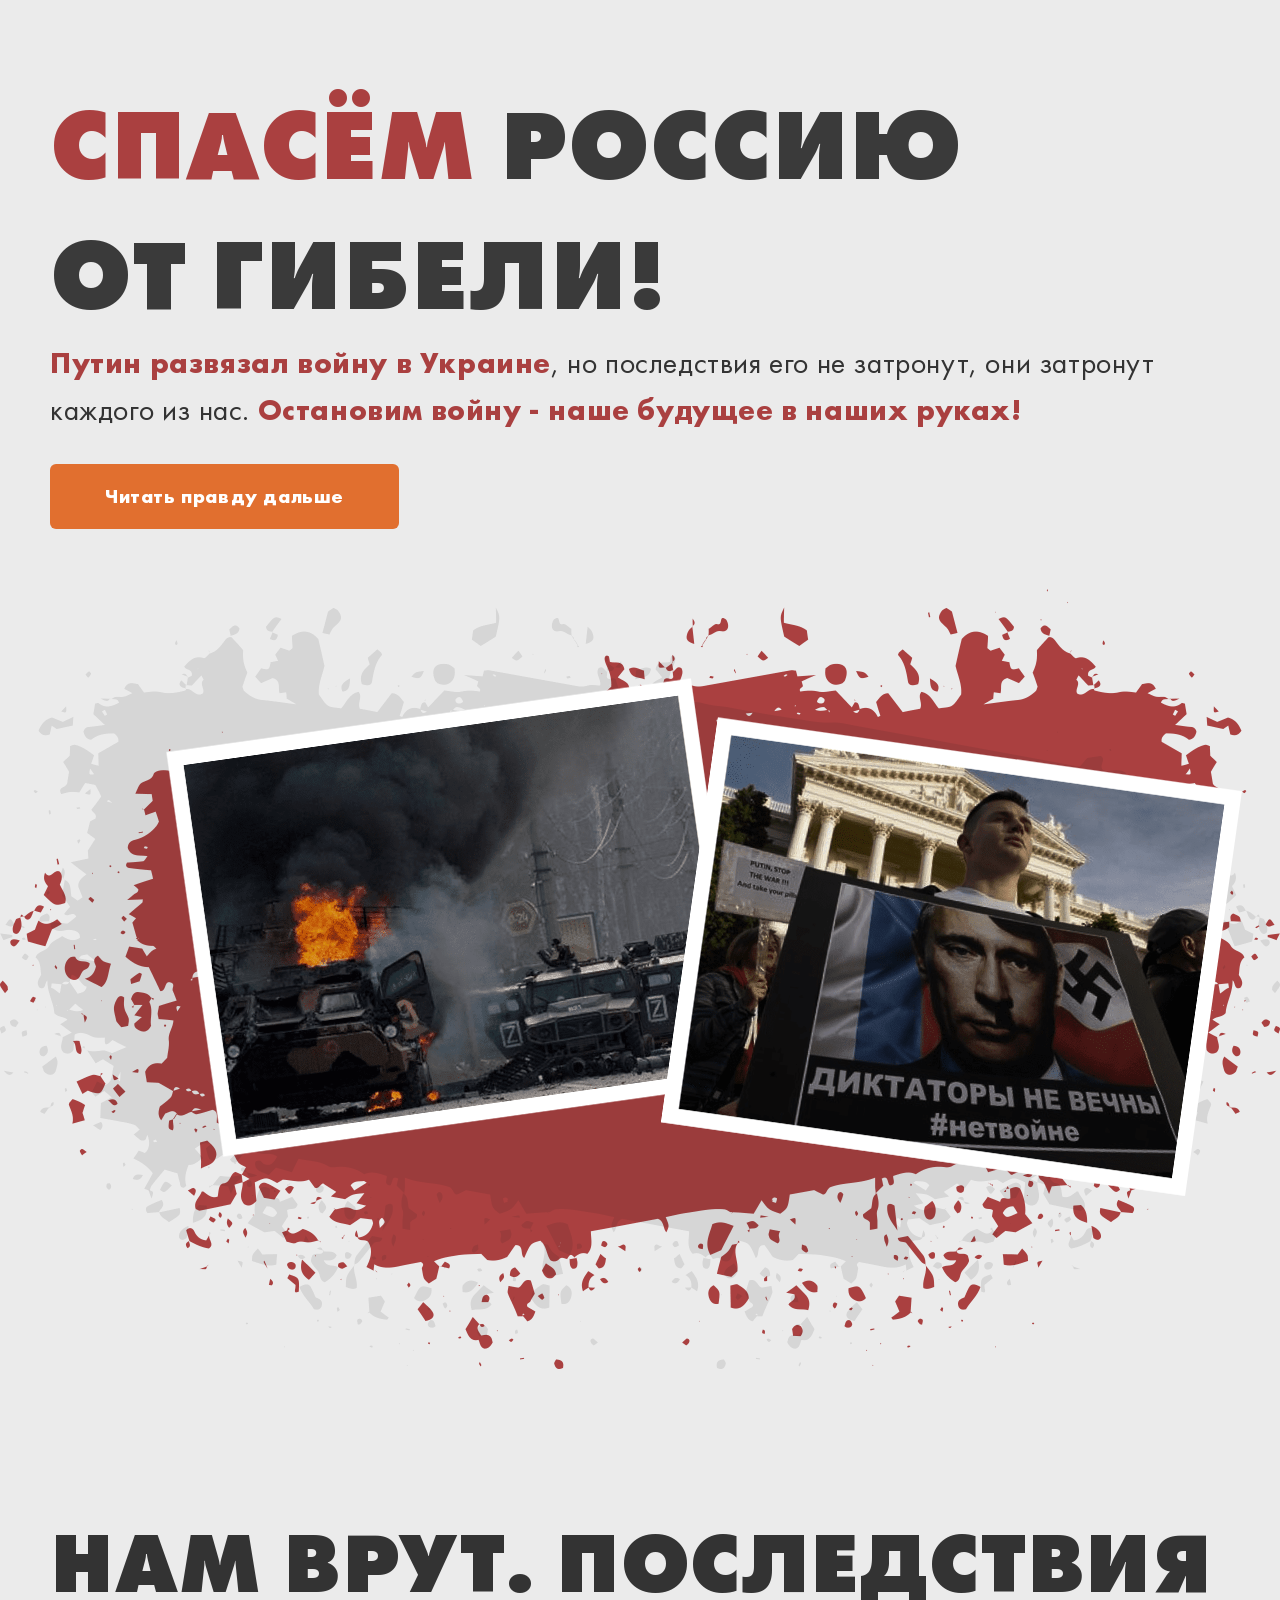
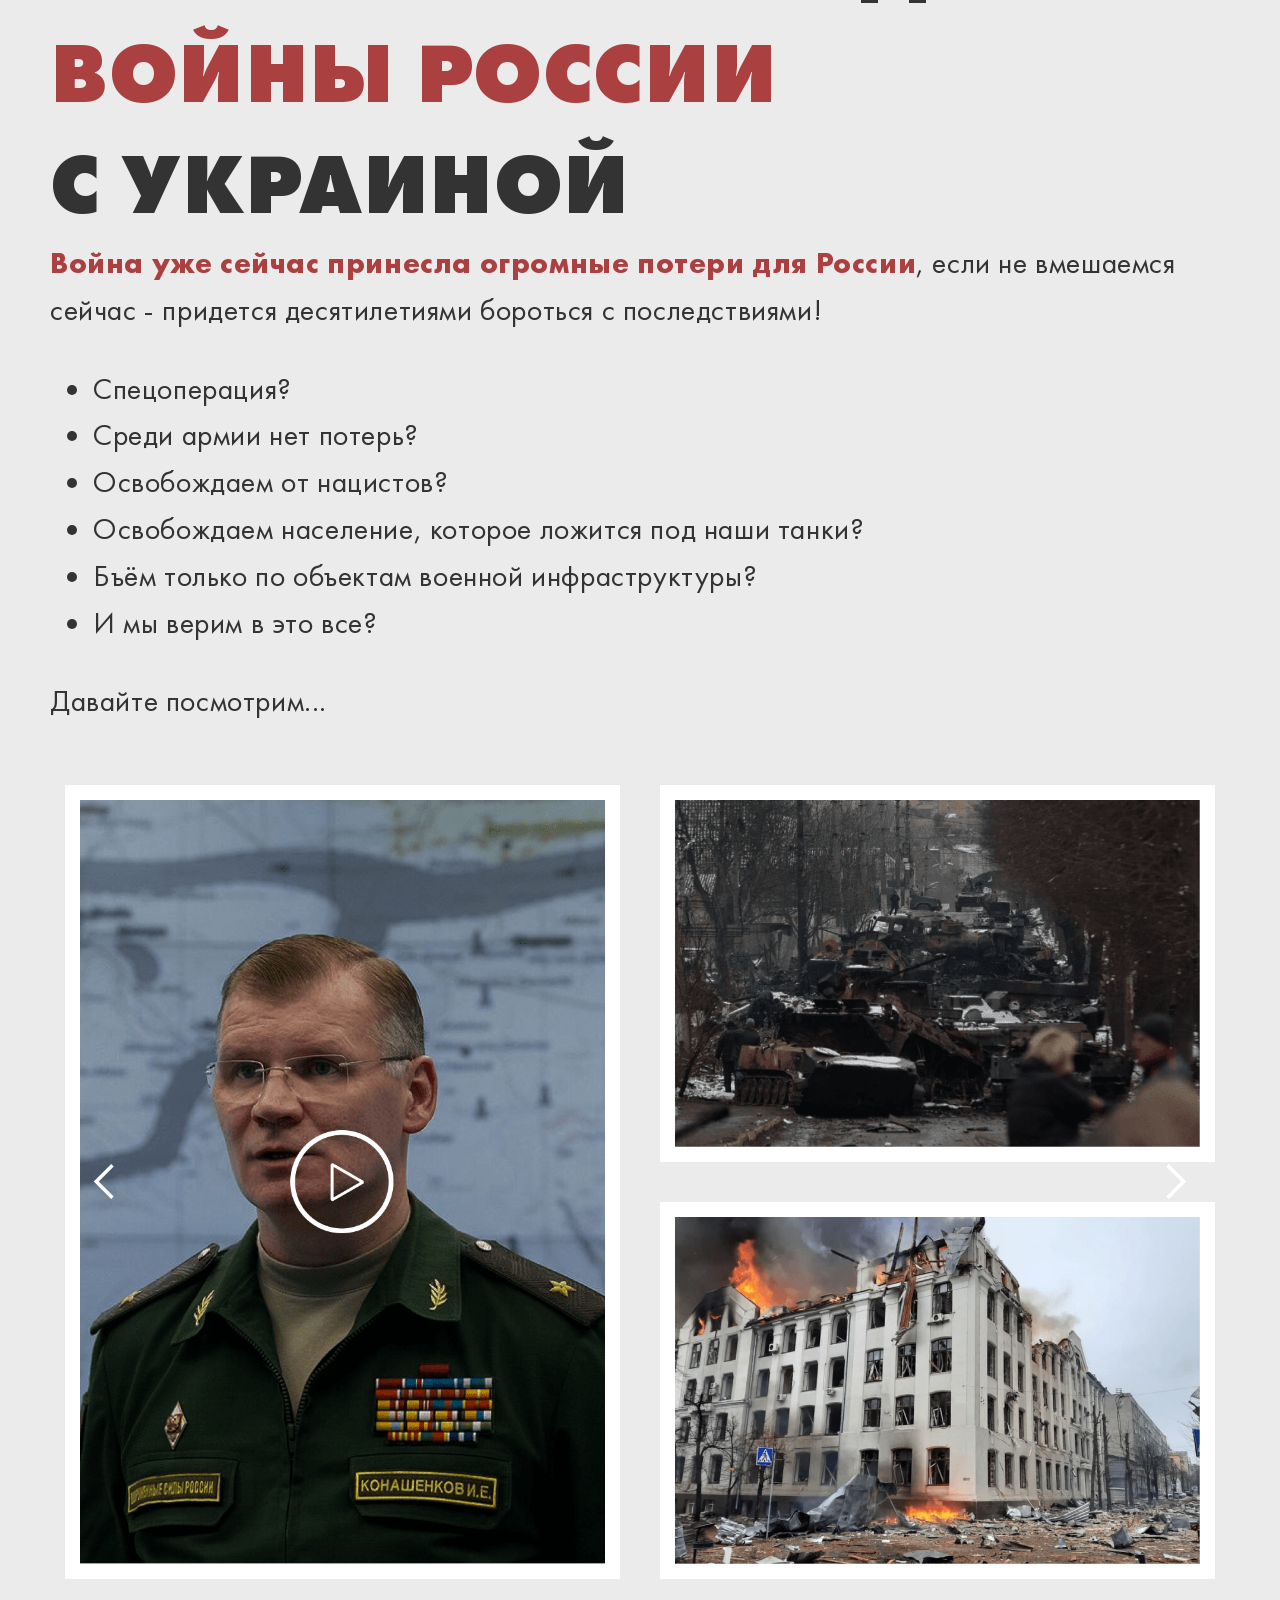
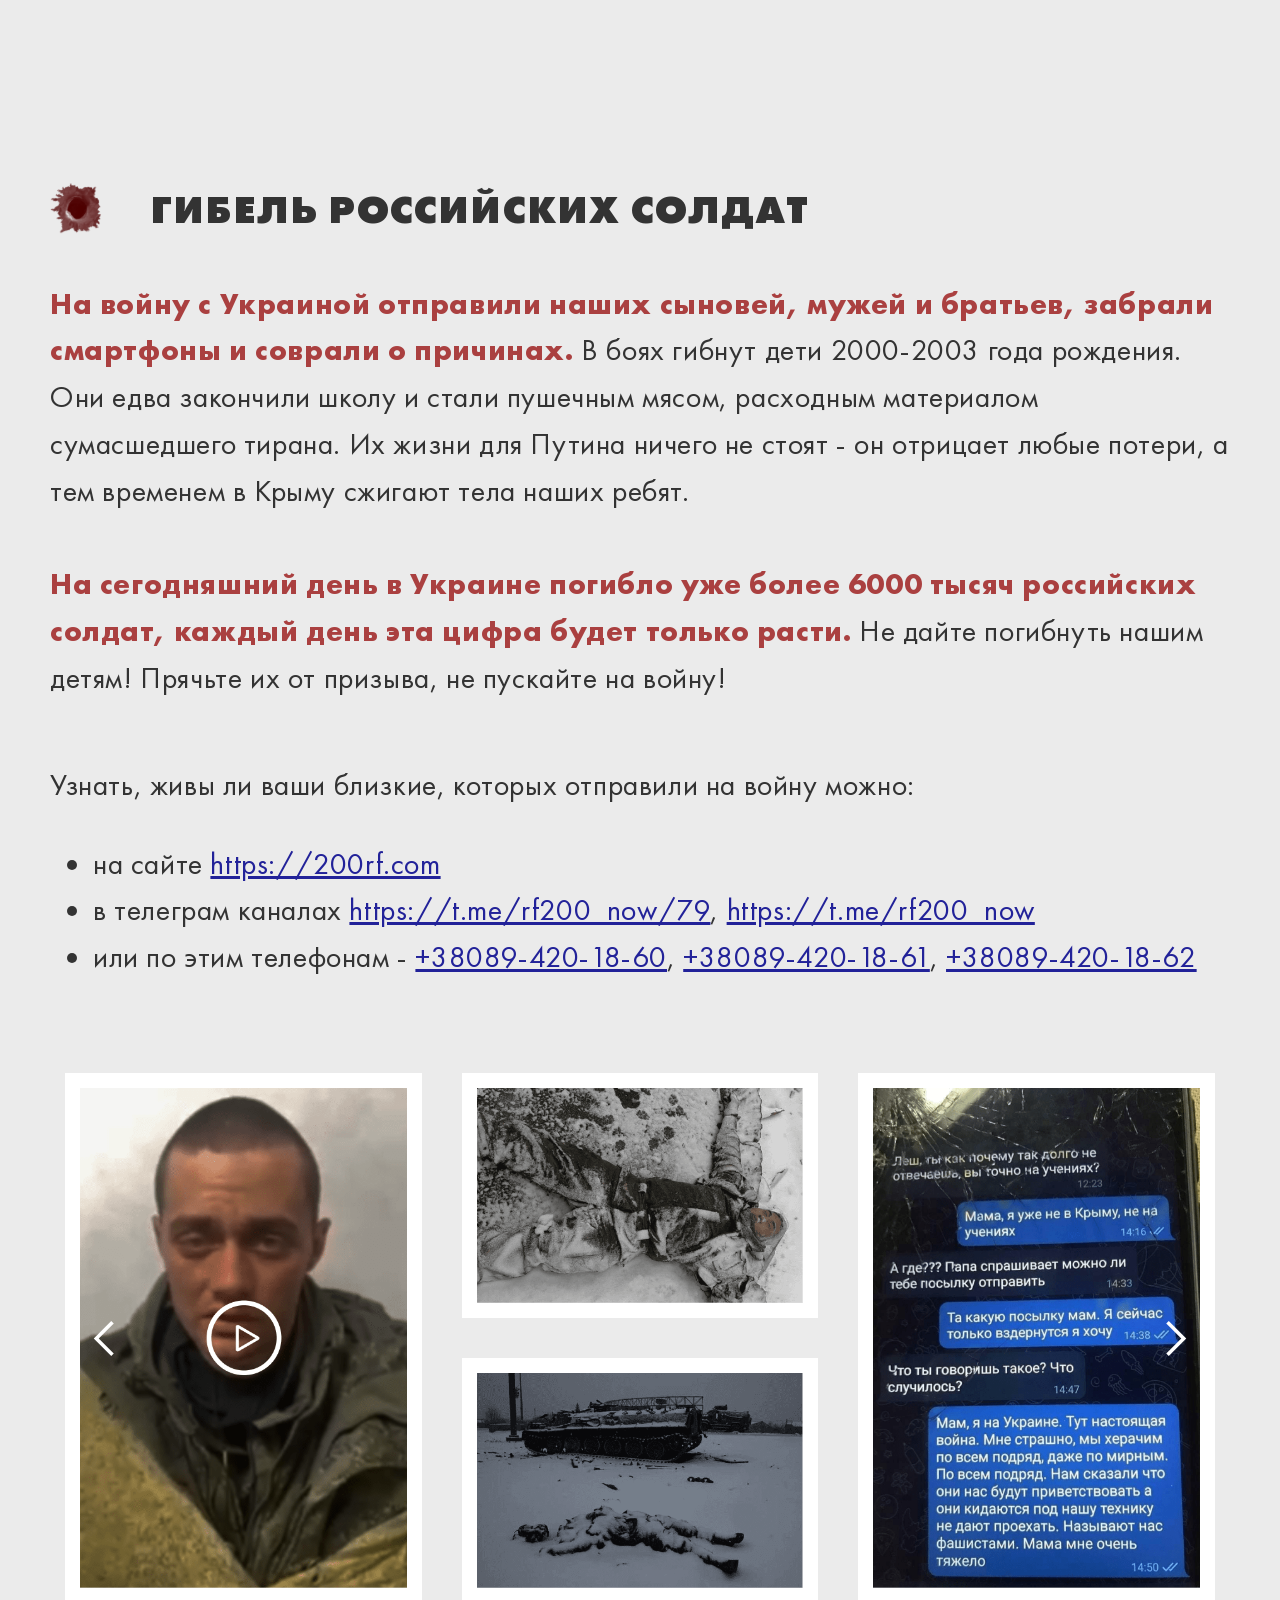
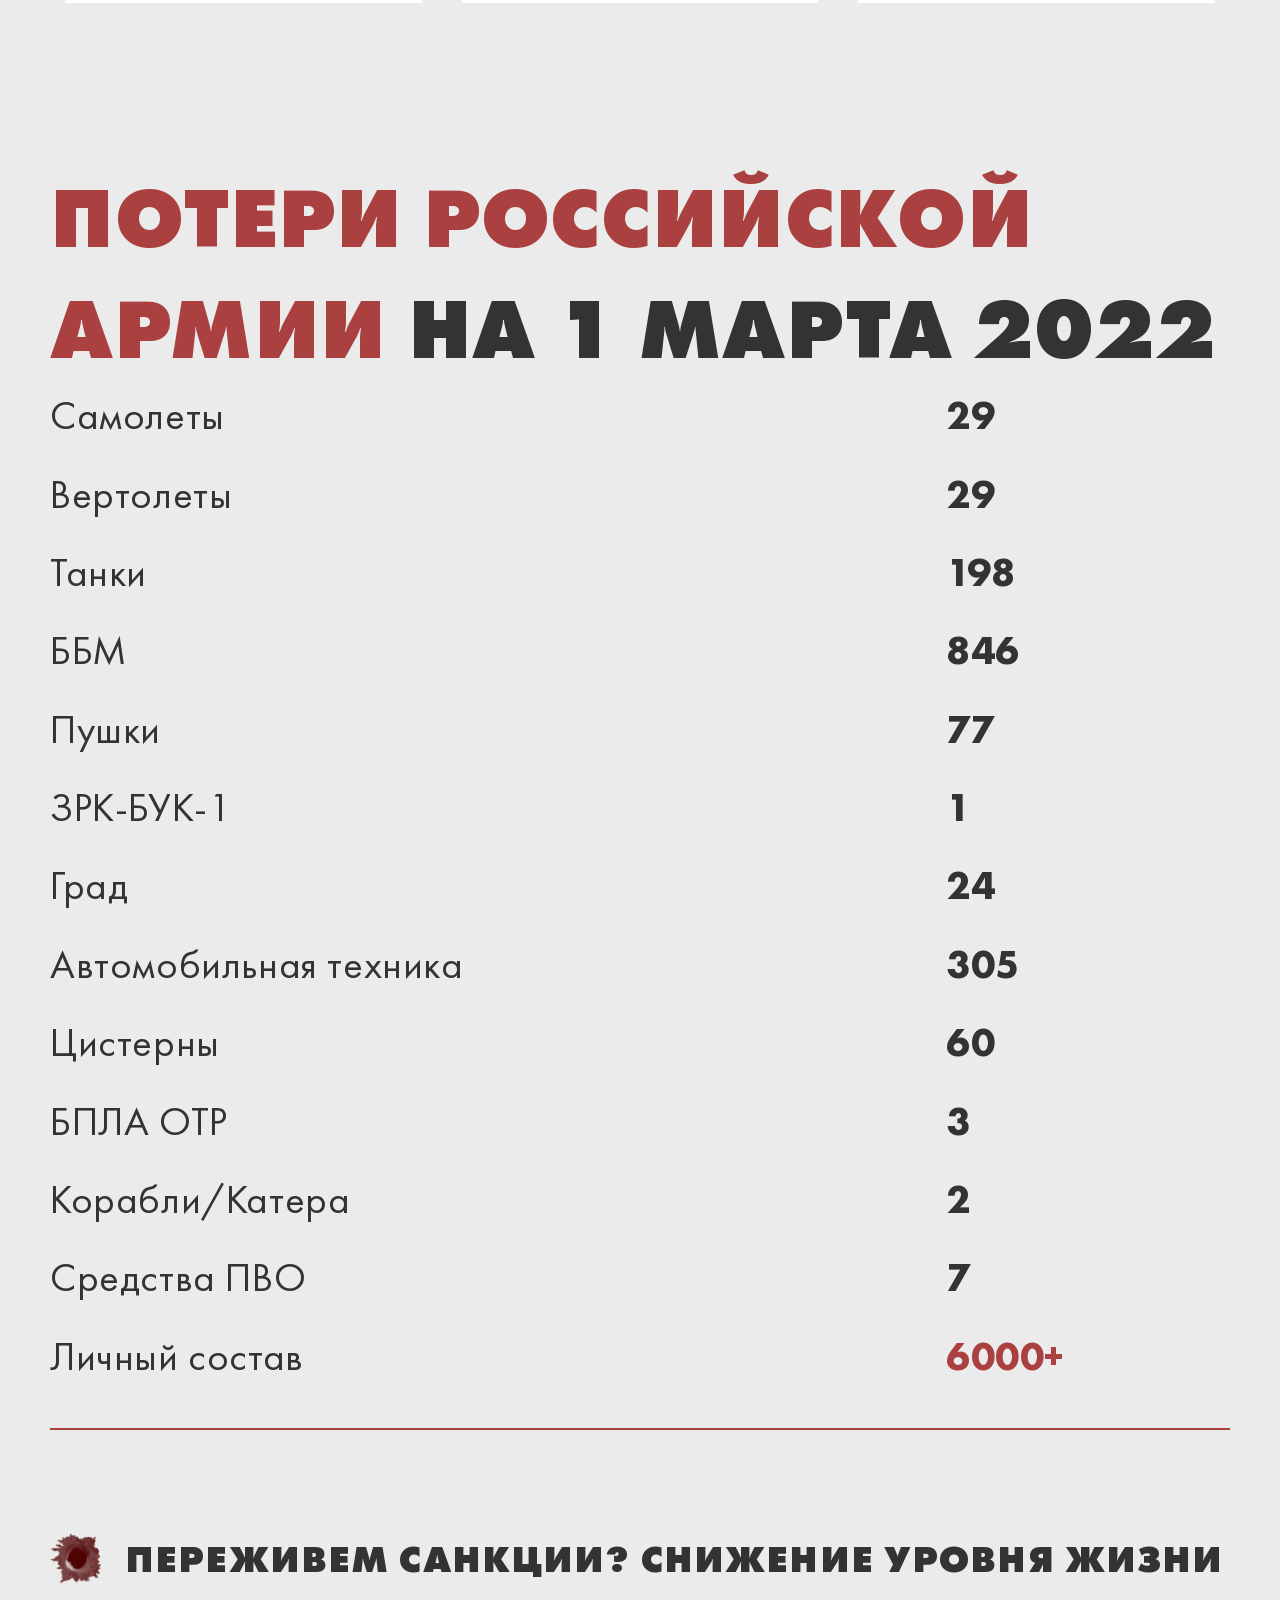
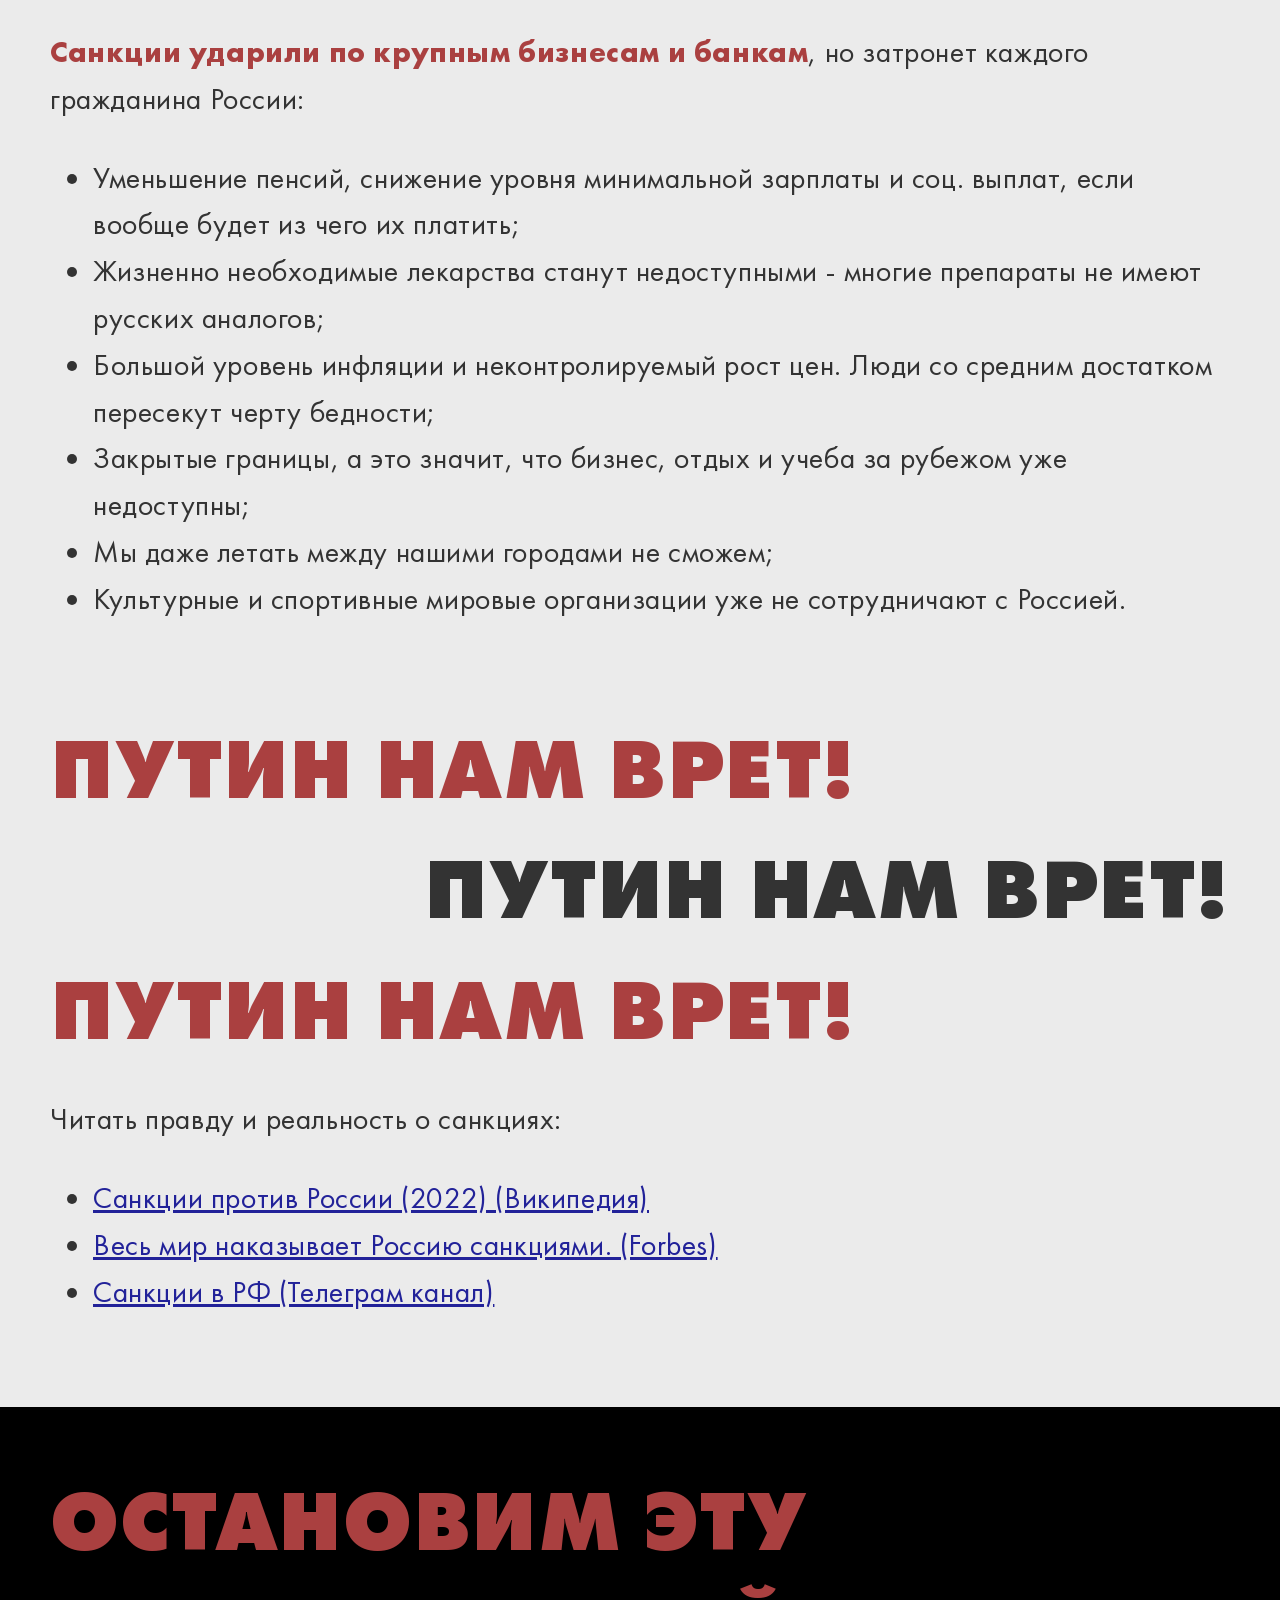
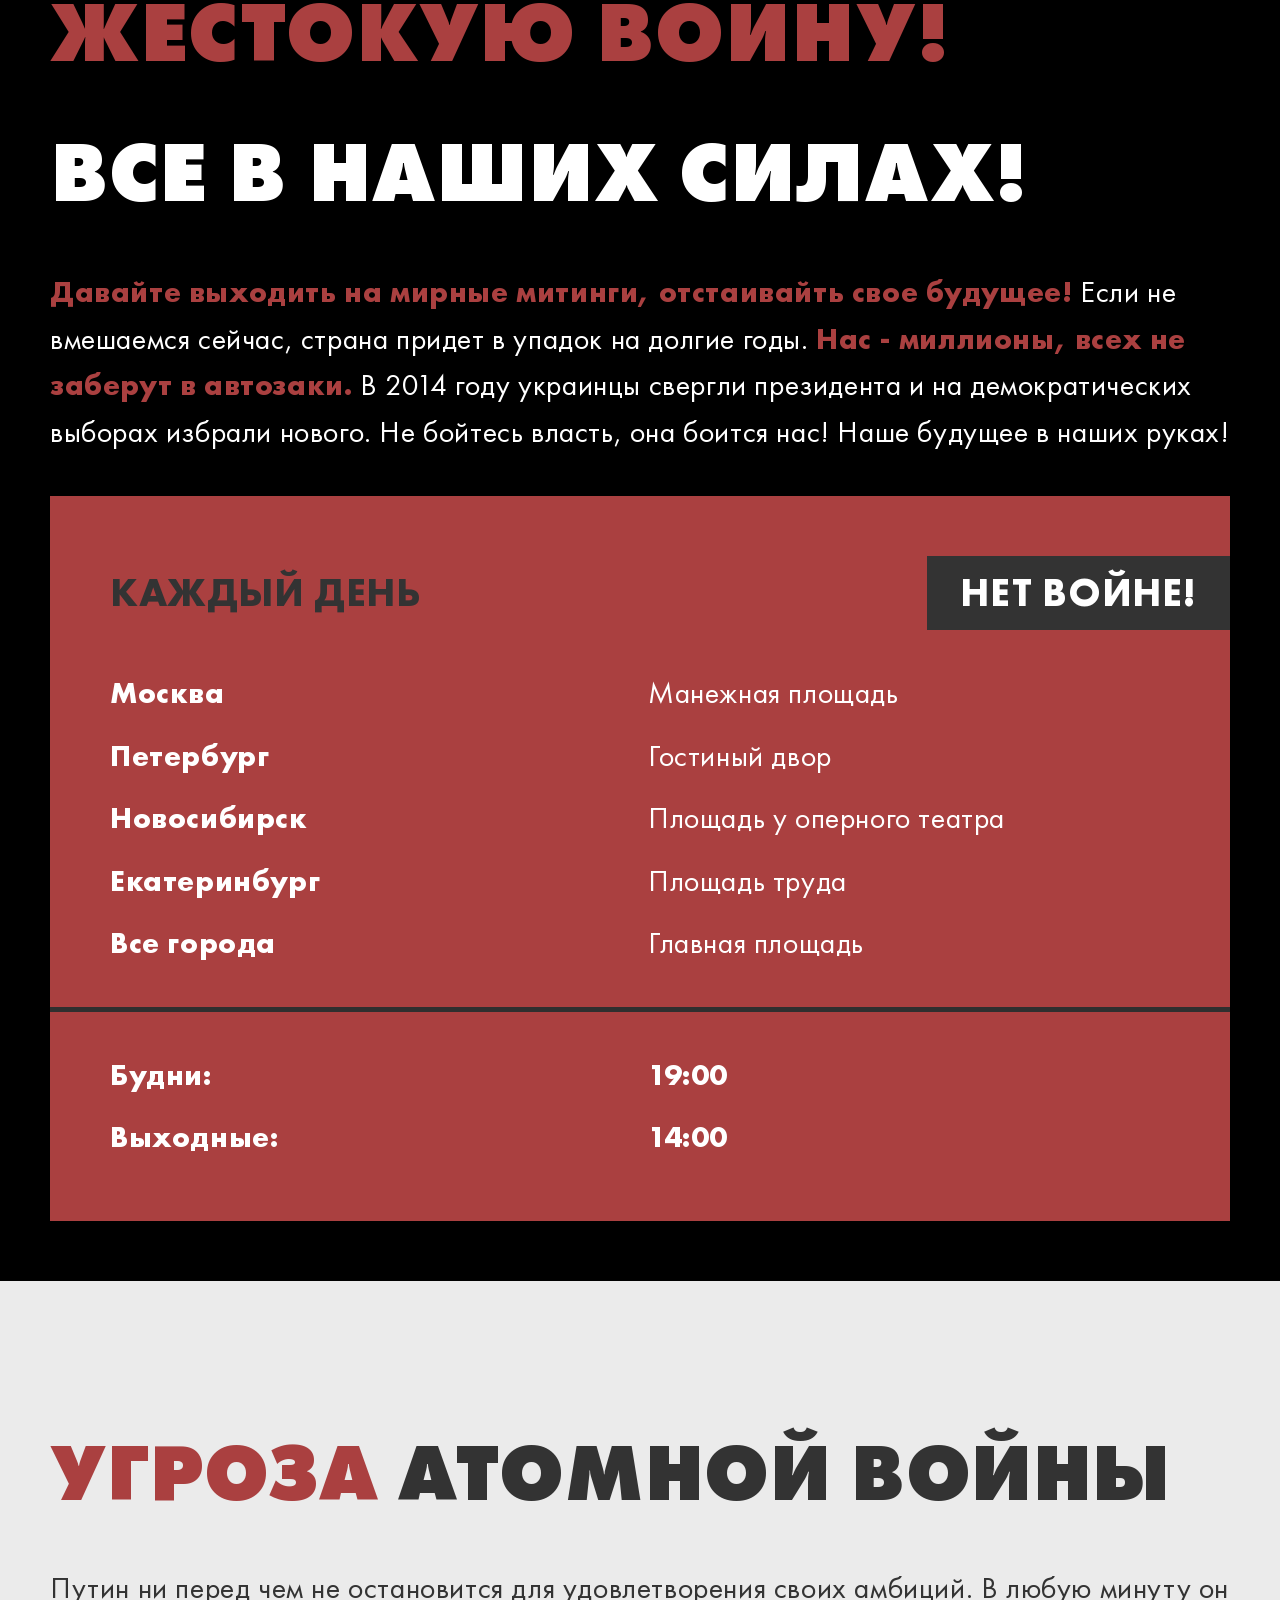
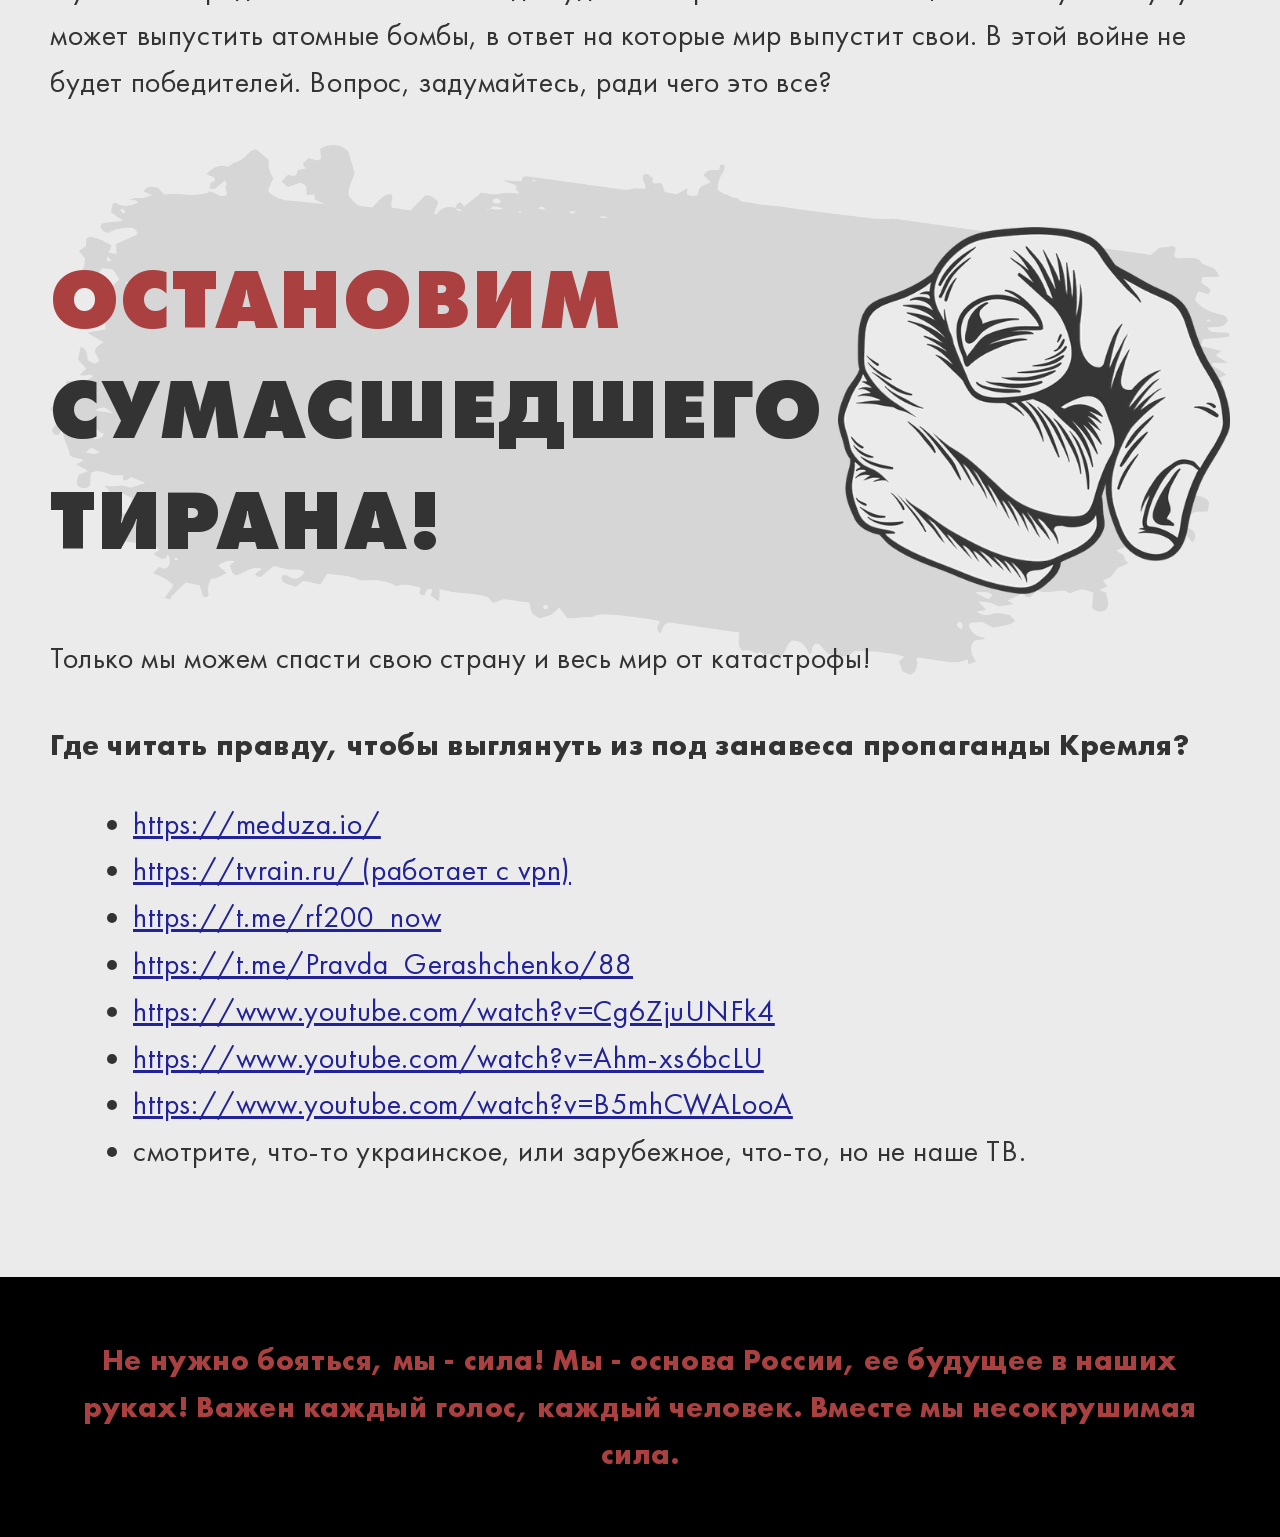
<file: ru/index.html>
<!DOCTYPE html><!--  This site was created in Webflow. http://www.webflow.com  -->
<!--  Last Published: Thu Mar 03 2022 12:31:22 GMT+0000 (Coordinated Universal Time)  -->
<html data-wf-page="621f9b807c4278a5fb81eaf9" data-wf-site="621f9b807c4278328a81eafa">
<head>
  <meta charset="utf-8">
  <title>Спасём Россию от гибели!</title>
  <meta content="width=device-width, initial-scale=1" name="viewport">
  <meta content="Webflow" name="generator">
  <link href="css/normalize.css" rel="stylesheet" type="text/css">
  <link href="css/webflow.css" rel="stylesheet" type="text/css">
  <link href="css/howtostoprussia-ru.webflow.css" rel="stylesheet" type="text/css">
  <!-- [if lt IE 9]><script src="https://cdnjs.cloudflare.com/ajax/libs/html5shiv/3.7.3/html5shiv.min.js" type="text/javascript"></script><![endif] -->
  <script type="text/javascript">!function(o,c){var n=c.documentElement,t=" w-mod-";n.className+=t+"js",("ontouchstart"in o||o.DocumentTouch&&c instanceof DocumentTouch)&&(n.className+=t+"touch")}(window,document);</script>
  <link href="images/favicon.png" rel="shortcut icon" type="image/x-icon">
  <link href="images/webclip.png" rel="apple-touch-icon">
  <meta name="facebook-domain-verification" content="km3q55funo2dw32epkrj2sj1w4gs7p">
  <!--  Meta Pixel Code  -->
  <script>
  !function(f,b,e,v,n,t,s)
  {if(f.fbq)return;n=f.fbq=function(){n.callMethod?
  n.callMethod.apply(n,arguments):n.queue.push(arguments)};
  if(!f._fbq)f._fbq=n;n.push=n;n.loaded=!0;n.version='2.0';
  n.queue=[];t=b.createElement(e);t.async=!0;
  t.src=v;s=b.getElementsByTagName(e)[0];
  s.parentNode.insertBefore(t,s)}(window, document,'script',
  'https://connect.facebook.net/en_US/fbevents.js');
  fbq('init', '714795883263866');
  fbq('track', 'PageView');
</script>
  <noscript><img height="1" width="1" style="display:none" src="https://www.facebook.com/tr?id=714795883263866&ev=PageView&noscript=1"></noscript>
  <!--  End Meta Pixel Code  -->
  <style>
    .w-dropdown-toggle {
    white-space:normal !important;}
    </style>
</head>
<body>
  <div class="site">
    <div f_group="Главный экран блок" class="section hero wf-section">
      <a href="#top" class="up-button w-inline-block"></a>
      <div class="wrapper hero">
        <h1 f_area="Главный заголовок Н1" class="hero-heading"><span class="span-bordov">Спасём </span>Россию от гибели!</h1>
        <div class="subtittle"><span class="span-bordov">Путин развязал войну в Украине</span>, но последствия его не затронут, они затронут каждого из нас. <span class="span-bordov">Остановим войну - наше будущее в наших руках!</span></div>
        <div class="block-30h"></div>
        <a href="https://bank.gov.ua/en/news/all/natsionalniy-bank-vidkriv-spetsrahunok-dlya-zboru-koshtiv-na-potrebi-armiyi" target="_blank" class="orange-btn w-inline-block">
          <div>Читать правду дальше</div>
        </a>
        <div class="block-60h"></div>
      </div>
      <div class="hero-contents"><img src="images/hero-bg.png" loading="lazy" sizes="100vw" srcset="images/hero-bg-p-500.png 500w, images/hero-bg-p-800.png 800w, images/hero-bg.png 2560w" alt="" class="hero-bg-img">
        <div class="hero-img-1"><img src="images/image-4.png" loading="lazy" sizes="(max-width: 767px) 100vw, (max-width: 991px) 71vw, 581.8133544921875px" srcset="images/image-4-p-500.png 500w, images/image-4.png 782w" alt="" class="hero-img"></div>
        <div class="hero-img-2"><img src="images/image-5.png" loading="lazy" sizes="(max-width: 767px) 100vw, (max-width: 991px) 71vw, 59vw" srcset="images/image-5-p-500.png 500w, images/image-5.png 752w" alt="" class="hero-img"></div>
      </div>
    </div>
    <div class="section wf-section">
      <div class="wrapper">
        <h2 f_area="Главный заголовок Н1" class="heading-2">Нам врут. Последствия <span class="span-bordov">войны России </span><br>с Украиной<br></h2>
        <div class="subtittle"><span class="span-bordov">Война уже сейчас принесла огромные потери для России</span>, если не вмешаемся сейчас - придется десятилетиями бороться с последствиями!</div>
        <ul role="list" class="list">
          <li>Спецоперация?</li>
          <li>Среди армии нет потерь?</li>
          <li>Освобождаем от нацистов?</li>
          <li>Освобождаем население, которое ложится под наши танки?</li>
          <li>Бъём только по объектам военной инфраструктуры?</li>
          <li>И мы верим в это все?</li>
        </ul>
        <div class="main-text">Давайте посмотрим...</div>
        <div class="block-60h"></div>
        <div class="wrapper">
          <div data-delay="4000" data-animation="slide" class="slider w-slider" data-autoplay="false" data-easing="ease" data-hide-arrows="false" data-disable-swipe="false" data-autoplay-limit="0" data-nav-spacing="3" data-duration="500" data-infinite="true">
            <div class="mask-sl w-slider-mask">
              <div class="slide-item w-slide">
                <div class="gal-grid">
                  <div id="w-node-_063bfaad-8584-df7f-e667-fa2eab816ccb-fb81eaf9" class="link-video-div">
                    <a href="#" class="img-border _100ph w-inline-block w-lightbox"><img src="images/Group-13.png" loading="lazy" width="562" height="" alt="" class="image">
                      <script type="application/json" class="w-json">{
  "items": [
    {
      "url": "https://www.youtube.com/watch?v=Ztd5p3GHr_Y",
      "originalUrl": "https://www.youtube.com/watch?v=Ztd5p3GHr_Y",
      "width": 940,
      "height": 528,
      "thumbnailUrl": "https://i.ytimg.com/vi/Ztd5p3GHr_Y/hqdefault.jpg",
      "html": "<iframe class=\"embedly-embed\" src=\"//cdn.embedly.com/widgets/media.html?src=https%3A%2F%2Fwww.youtube.com%2Fembed%2FZtd5p3GHr_Y%3Ffeature%3Doembed&display_name=YouTube&url=https%3A%2F%2Fwww.youtube.com%2Fwatch%3Fv%3DZtd5p3GHr_Y&image=https%3A%2F%2Fi.ytimg.com%2Fvi%2FZtd5p3GHr_Y%2Fhqdefault.jpg&key=96f1f04c5f4143bcb0f2e68c87d65feb&type=text%2Fhtml&schema=youtube\" width=\"940\" height=\"528\" scrolling=\"no\" title=\"YouTube embed\" frameborder=\"0\" allow=\"autoplay; fullscreen\" allowfullscreen=\"true\"></iframe>",
      "type": "video"
    }
  ],
  "group": ""
}</script>
                    </a>
                  </div><img src="images/image-9.png" loading="lazy" id="w-node-_0ee5d1b9-eae1-b342-4d03-8fdc52315d73-fb81eaf9" sizes="(max-width: 479px) 87vw, (max-width: 767px) 92vw, 45vw" srcset="images/image-9-p-500.png 500w, images/image-9.png 884w" alt="" class="img-border _100ph"><img src="images/image-10.png" loading="lazy" id="w-node-_0ee5d1b9-eae1-b342-4d03-8fdc52315d74-fb81eaf9" alt="" class="img-border _100ph">
                </div>
              </div>
              <div class="slide-item w-slide">
                <div class="gal-grid"><img src="images/image-9-1.png" loading="lazy" id="w-node-_21d76b88-ae98-f96d-b571-b4cf0656cafa-fb81eaf9" sizes="(max-width: 479px) 87vw, (max-width: 767px) 92vw, 45vw" srcset="images/image-9-1-p-500.png 500w, images/image-9-1.png 884w" alt="" class="img-border"><img src="images/image-10-1.png" loading="lazy" id="w-node-_21d76b88-ae98-f96d-b571-b4cf0656cafb-fb81eaf9" sizes="(max-width: 479px) 87vw, (max-width: 767px) 92vw, 45vw" srcset="images/image-10-1-p-500.png 500w, images/image-10-1.png 884w" alt="" class="img-border">
                  <div id="w-node-_3f20700f-6e0b-4296-0640-a4d6f1efc063-fb81eaf9" class="link-video-div">
                    <a href="#" class="img-border _100ph w-inline-block w-lightbox"><img src="images/Group-15.png" loading="lazy" width="562" height="" srcset="images/Group-15-p-500.png 500w, images/Group-15.png 884w" sizes="(max-width: 479px) 87vw, (max-width: 767px) 90vw, (max-width: 991px) 44vw, 42vw" alt="" class="image">
                      <script type="application/json" class="w-json">{
  "items": [
    {
      "url": "https://www.youtube.com/watch?v=3Eq7qh89rgg",
      "originalUrl": "https://www.youtube.com/watch?v=3Eq7qh89rgg",
      "width": 940,
      "height": 528,
      "thumbnailUrl": "https://i.ytimg.com/vi/3Eq7qh89rgg/hqdefault.jpg",
      "html": "<iframe class=\"embedly-embed\" src=\"//cdn.embedly.com/widgets/media.html?src=https%3A%2F%2Fwww.youtube.com%2Fembed%2F3Eq7qh89rgg%3Ffeature%3Doembed&display_name=YouTube&url=https%3A%2F%2Fwww.youtube.com%2Fwatch%3Fv%3D3Eq7qh89rgg&image=https%3A%2F%2Fi.ytimg.com%2Fvi%2F3Eq7qh89rgg%2Fhqdefault.jpg&key=96f1f04c5f4143bcb0f2e68c87d65feb&type=text%2Fhtml&schema=youtube\" width=\"940\" height=\"528\" scrolling=\"no\" title=\"YouTube embed\" frameborder=\"0\" allow=\"autoplay; fullscreen\" allowfullscreen=\"true\"></iframe>",
      "type": "video"
    }
  ],
  "group": ""
}</script>
                    </a>
                  </div>
                </div>
              </div>
            </div>
            <div class="left-arrow w-slider-arrow-left">
              <div class="icon-slider w-icon-slider-left"></div>
            </div>
            <div class="right-arrow w-slider-arrow-right">
              <div class="icon-slider w-icon-slider-right"></div>
            </div>
            <div class="slide-nav w-slider-nav w-round"></div>
          </div>
        </div>
        <div class="block-40h"></div>
      </div>
    </div>
    <div class="section wf-section">
      <div class="wrapper">
        <div class="block-40h"></div>
        <div class="head-count"><img src="images/stop-war-1.png" loading="lazy" sizes="(max-width: 767px) 30px, 55px" srcset="images/stop-war-1-p-500.png 500w, images/stop-war-1.png 608w" alt="" class="shoot-drop">
          <h3 class="heading-3">Гибель российских солдат</h3>
        </div>
        <div class="block-40h"></div>
        <div class="subtittle"><span class="span-bordov">На войну с Украиной отправили наших сыновей, мужей и братьев, забрали смартфоны и соврали о причинах.</span> В боях гибнут дети 2000-2003 года рождения. Они едва закончили школу и стали пушечным мясом, расходным материалом сумасшедшего тирана. Их жизни для Путина ничего не стоят - он отрицает любые потери, а тем временем в Крыму сжигают тела наших ребят. <br><br><span class="span-bordov">На сегодняшний день в Украине погибло уже более 6000 тысяч российских солдат, каждый день эта цифра будет только расти.</span> Не дайте погибнуть нашим детям! Прячьте их от призыва, не пускайте на войну!</div>
        <div class="block-60h"></div>
        <div class="subtittle">Узнать, живы ли ваши близкие, которых отправили на войну можно:</div>
        <ul role="list" class="list">
          <li>на сайте <a href="https://200rf.com">https://200rf.com</a>
          </li>
          <li>в телеграм каналах <a href="https://t.me/rf200_now/79">https://t.me/rf200_now/79</a>, <a href="https://t.me/rf200_now">https://t.me/rf200_now</a>
          </li>
          <li>или по этим телефонам - <a href="tel:+380894201860">+38089-420-18-60</a>, <a href="tel:+380894201861">+38089-420-18-61</a>, <a href="tel:+380894201862">+38089-420-18-62</a>
          </li>
        </ul>
        <div class="block-60h"></div>
        <div class="wrapper">
          <div data-delay="4000" data-animation="slide" class="slider w-slider" data-autoplay="false" data-easing="ease" data-hide-arrows="false" data-disable-swipe="false" data-autoplay-limit="0" data-nav-spacing="3" data-duration="500" data-infinite="true">
            <div class="w-slider-mask">
              <div class="w-slide">
                <div class="gal-grid _4">
                  <div id="w-node-_988d8312-9b0f-239a-37ba-da23bc520246-fb81eaf9">
                    <a href="#" class="img-border _100ph w-inline-block w-lightbox"><img src="images/Group-14.png" loading="lazy" alt="" class="image">
                      <script type="application/json" class="w-json">{
  "items": [
    {
      "url": "https://www.youtube.com/watch?v=Xl5gZEquTe8",
      "originalUrl": "https://www.youtube.com/watch?v=Xl5gZEquTe8",
      "width": 940,
      "height": 528,
      "thumbnailUrl": "https://i.ytimg.com/vi/Xl5gZEquTe8/hqdefault.jpg",
      "html": "<iframe class=\"embedly-embed\" src=\"//cdn.embedly.com/widgets/media.html?src=https%3A%2F%2Fwww.youtube.com%2Fembed%2FXl5gZEquTe8%3Ffeature%3Doembed&display_name=YouTube&url=https%3A%2F%2Fwww.youtube.com%2Fwatch%3Fv%3DXl5gZEquTe8&image=https%3A%2F%2Fi.ytimg.com%2Fvi%2FXl5gZEquTe8%2Fhqdefault.jpg&key=96f1f04c5f4143bcb0f2e68c87d65feb&type=text%2Fhtml&schema=youtube\" width=\"940\" height=\"528\" scrolling=\"no\" title=\"YouTube embed\" frameborder=\"0\" allow=\"autoplay; fullscreen\" allowfullscreen=\"true\"></iframe>",
      "type": "video"
    }
  ],
  "group": ""
}</script>
                    </a>
                  </div><img src="images/Rectangle-4.png" loading="lazy" id="w-node-_28de90cf-b50f-a1ed-abb8-34e9f977f2d9-fb81eaf9" alt="" class="img-border"><img src="images/Rectangle-5.png" loading="lazy" id="w-node-_28de90cf-b50f-a1ed-abb8-34e9f977f2da-fb81eaf9" alt="" class="img-border"><img src="images/Rectangle-3.png" loading="lazy" id="w-node-c14fcd31-970f-6e85-b6d4-5c8841cd419a-fb81eaf9" alt="" class="img-border _100ph">
                </div>
              </div>
              <div class="w-slide">
                <div class="gal-grid _4">
                  <div id="w-node-_9935e8c9-f5de-26df-f216-bd22a87e622f-fb81eaf9">
                    <a href="#" class="img-border _100ph w-inline-block w-lightbox"><img src="images/Group-16.png" loading="lazy" alt="" class="image">
                      <script type="application/json" class="w-json">{
  "items": [
    {
      "url": "https://www.youtube.com/watch?v=Xl5gZEquTe8",
      "originalUrl": "https://www.youtube.com/watch?v=Xl5gZEquTe8",
      "width": 940,
      "height": 528,
      "thumbnailUrl": "https://i.ytimg.com/vi/Xl5gZEquTe8/hqdefault.jpg",
      "html": "<iframe class=\"embedly-embed\" src=\"//cdn.embedly.com/widgets/media.html?src=https%3A%2F%2Fwww.youtube.com%2Fembed%2FXl5gZEquTe8%3Ffeature%3Doembed&display_name=YouTube&url=https%3A%2F%2Fwww.youtube.com%2Fwatch%3Fv%3DXl5gZEquTe8&image=https%3A%2F%2Fi.ytimg.com%2Fvi%2FXl5gZEquTe8%2Fhqdefault.jpg&key=96f1f04c5f4143bcb0f2e68c87d65feb&type=text%2Fhtml&schema=youtube\" width=\"940\" height=\"528\" scrolling=\"no\" title=\"YouTube embed\" frameborder=\"0\" allow=\"autoplay; fullscreen\" allowfullscreen=\"true\"></iframe>",
      "type": "video"
    }
  ],
  "group": ""
}</script>
                    </a>
                  </div><img src="images/Rectangle-4-1.png" loading="lazy" id="w-node-_28de90cf-b50f-a1ed-abb8-34e9f977f2de-fb81eaf9" alt="" class="img-border"><img src="images/Rectangle-5-1.png" loading="lazy" id="w-node-_28de90cf-b50f-a1ed-abb8-34e9f977f2df-fb81eaf9" sizes="(max-width: 479px) 87vw, (max-width: 767px) 92vw, (max-width: 991px) 30vw, 29vw" srcset="images/Rectangle-5-1-p-500.png 500w, images/Rectangle-5-1.png 585w" alt="" class="img-border"><img src="images/Rectangle-3-1.png" loading="lazy" id="w-node-d585eed1-40aa-af50-c268-e1f96b7cef26-fb81eaf9" sizes="(max-width: 479px) 87vw, (max-width: 767px) 92vw, (max-width: 991px) 30vw, 29vw" srcset="images/Rectangle-3-1-p-500.png 500w, images/Rectangle-3-1.png 586w" alt="" class="img-border _100ph">
                </div>
              </div>
            </div>
            <div class="left-arrow w-slider-arrow-left">
              <div class="icon-slider w-icon-slider-left"></div>
            </div>
            <div class="right-arrow w-slider-arrow-right">
              <div class="icon-slider w-icon-slider-right"></div>
            </div>
            <div class="slide-nav w-slider-nav w-round"></div>
          </div>
        </div>
        <div class="block-40h"></div>
      </div>
    </div>
    <div class="section wf-section">
      <div class="wrapper">
        <h2 f_area="Главный заголовок Н1" class="heading-2"><span class="span-bordov">потери российской армии</span> на 1 марта 2022<br></h2>
        <div>
          <div class="w-layout-grid before-after-text">
            <div>
              <div class="main-text-40">Самолеты</div>
            </div>
            <div>
              <div class="main-text-40 bold">29</div>
            </div>
            <div>
              <div class="main-text-40">Вертолеты</div>
            </div>
            <div>
              <div class="main-text-40 bold">29</div>
            </div>
            <div>
              <div class="main-text-40">Танки</div>
            </div>
            <div>
              <div class="main-text-40 bold">198</div>
            </div>
            <div>
              <div class="main-text-40">ББМ</div>
            </div>
            <div>
              <div class="main-text-40 bold">846</div>
            </div>
            <div>
              <div class="main-text-40">Пушки</div>
            </div>
            <div>
              <div class="main-text-40 bold">77</div>
            </div>
            <div>
              <div class="main-text-40">ЗРК-БУК-1</div>
            </div>
            <div>
              <div class="main-text-40 bold">1</div>
            </div>
            <div>
              <div class="main-text-40">Град</div>
            </div>
            <div>
              <div class="main-text-40 bold">24</div>
            </div>
            <div>
              <div class="main-text-40">Автомобильная техника</div>
            </div>
            <div>
              <div class="main-text-40 bold">305</div>
            </div>
            <div>
              <div class="main-text-40">Цистерны</div>
            </div>
            <div>
              <div class="main-text-40 bold">60</div>
            </div>
            <div>
              <div class="main-text-40">БПЛА ОТР</div>
            </div>
            <div>
              <div class="main-text-40 bold">3</div>
            </div>
            <div>
              <div class="main-text-40">Корабли/Катера</div>
            </div>
            <div>
              <div class="main-text-40 bold">2</div>
            </div>
            <div>
              <div class="main-text-40">Средства ПВО</div>
            </div>
            <div>
              <div class="main-text-40 bold">7</div>
            </div>
            <div>
              <div class="main-text-40">Личный состав</div>
            </div>
            <div>
              <div class="main-text-40 bold"><span class="span-bordov">6000+</span></div>
            </div>
          </div>
        </div>
        <div class="block-40h"></div>
        <div class="red-divider"></div>
        <div class="block-60h"></div>
      </div>
      <div class="wrapper">
        <div class="block-40h"></div>
        <div class="head-count"><img src="images/stop-war-1.png" loading="lazy" sizes="(max-width: 767px) 30px, 55px" srcset="images/stop-war-1-p-500.png 500w, images/stop-war-1.png 608w" alt="" class="shoot-drop m-l-20">
          <h3 class="heading-3 _38">Переживем санкции? Снижение уровня жизни</h3>
        </div>
        <div class="block-40h"></div>
        <div class="subtittle"><span class="span-bordov">Санкции ударили по крупным бизнесам и банкам</span>, но затронет каждого гражданина России:</div>
        <ul role="list" class="list">
          <li>Уменьшение пенсий, снижение уровня минимальной зарплаты и соц. выплат, если вообще будет из чего их платить;</li>
          <li>Жизненно необходимые лекарства станут недоступными - многие препараты не имеют русских аналогов;</li>
          <li>Большой уровень инфляции и неконтролируемый рост цен. Люди со средним достатком пересекут черту бедности;</li>
          <li>Закрытые границы, а это значит, что бизнес, отдых и учеба за рубежом уже недоступны;</li>
          <li>Мы даже летать между нашими городами не сможем;</li>
          <li>Культурные и спортивные мировые организации уже не сотрудничают с Россией.</li>
        </ul>
        <div class="block-60h"></div>
        <div>
          <h2 f_area="Главный заголовок Н1" class="heading-2"><span class="span-bordov">Путин нам врет!</span><br></h2>
        </div>
        <div class="left-ar-count">
          <h2 f_area="Главный заголовок Н1" class="heading-2">Путин нам врет!<br></h2>
        </div>
        <div>
          <h2 f_area="Главный заголовок Н1" class="heading-2"><span class="span-bordov">Путин нам врет!</span><br></h2>
        </div>
        <div class="block-30h"></div>
        <div class="subtittle">Читать правду и реальность о санкциях:</div>
        <ul role="list" class="list">
          <li>
            <a href="https://bit.ly/35NZ1yk">Санкции против России (2022) (Википедия)<br></a>
          </li>
          <li>
            <a href="https://forbes.ua/ru/inside/ves-svit-karae-rosiyu-sanktsiyam-os-ikh-povniy-spisok-onovlyuetsya-28022022-4001">Весь мир наказывает Россию санкциями. (Forbes)</a>
          </li>
          <li>
            <a href="https://t.me/RUSanctions">Санкции в РФ (Телеграм канал)</a>
          </li>
        </ul>
      </div>
    </div>
    <div class="section dark wf-section">
      <div class="wrapper">
        <h2 f_area="Главный заголовок Н1" class="heading-2"><span class="span-bordov">Остановим эту<br>жестокую войну!</span><br></h2>
        <div class="block-30h"></div>
        <h2 f_area="Главный заголовок Н1" class="heading-2">Все в наших силах!<br></h2>
        <div class="block-40h"></div>
        <div class="subtittle"><span class="span-bordov">Давайте выходить на мирные митинги, отстаивайть свое будущее!</span> Если не вмешаемся сейчас, страна придет в упадок на долгие годы. <span class="span-bordov regular">Нас - миллионы, всех не заберут в автозаки.</span> В 2014 году украинцы свергли президента и на демократических выборах избрали нового. Не бойтесь власть, она боится нас! Наше будущее в наших руках!</div>
        <div class="block-40h"></div>
        <div class="red-wrap">
          <div class="top-red-coun">
            <div class="main-text-40 bold">КАЖДЫЙ ДЕНЬ</div>
            <div class="top-red-colum-right">
              <div class="main-text-40 bold">НЕТ ВОЙНЕ!</div>
            </div>
          </div>
          <div class="w-layout-grid before-after-text-red">
            <div id="w-node-c322b32f-ddb4-0ca6-b676-f85aae2d1de5-fb81eaf9">Москва</div>
            <div id="w-node-_2c550fcd-9fb3-0977-2665-5378344b15db-fb81eaf9" class="main-text">Манежная площадь</div>
            <div id="w-node-_8b67ab40-bcf9-045b-ca0f-39354fdefdd3-fb81eaf9">Петербург</div>
            <div id="w-node-e1d13365-5ba8-3dce-404b-c0a68284b4ca-fb81eaf9" class="main-text">Гостиный двор</div>
            <div id="w-node-_17d93e05-5c51-3623-976f-0fd4562566be-fb81eaf9">Новосибирск</div>
            <div id="w-node-_4d090dad-4ee3-db45-30aa-05ba80e04004-fb81eaf9" class="main-text">Площадь у оперного театра</div>
            <div id="w-node-_666ab838-f570-46a3-d1ee-e7e933fad48b-fb81eaf9">Екатеринбург</div>
            <div id="w-node-bdcb2ed3-de95-107f-0536-ec7f0e6693e5-fb81eaf9" class="main-text">Площадь труда</div>
            <div id="w-node-e71939d3-8071-fc26-d913-c1841251af63-fb81eaf9">Все города</div>
            <div id="w-node-a9a3f0fb-e44f-f3b8-db03-cd36c04e1cd4-fb81eaf9" class="main-text">Главная площадь</div>
          </div>
          <div class="divider-black"></div>
          <div class="w-layout-grid before-after-text-red">
            <div id="w-node-_79d940ba-04e6-3d18-8487-3645979cc1d1-fb81eaf9">Будни:</div>
            <div id="w-node-_79d940ba-04e6-3d18-8487-3645979cc1d3-fb81eaf9">19:00</div>
            <div id="w-node-_79d940ba-04e6-3d18-8487-3645979cc1d5-fb81eaf9">Выходные:</div>
            <div id="w-node-_79d940ba-04e6-3d18-8487-3645979cc1d7-fb81eaf9">14:00</div>
          </div>
        </div>
      </div>
    </div>
    <div class="section wf-section">
      <div class="block-40h"></div>
      <div class="block-40h"></div>
      <div class="wrapper">
        <h2 f_area="Главный заголовок Н1" class="heading-2 _80"><span class="span-bordov">Угроза</span> атомной войны<br></h2>
        <div class="block-40h"></div>
        <div class="subtittle">Путин ни перед чем не остановится для удовлетворения своих амбиций. В любую минуту он может выпустить атомные бомбы, в ответ на которые мир выпустит свои. В этой войне не будет победителей. Вопрос, задумайтесь, ради чего это все?</div>
        <div class="block-40h"></div>
        <div class="block-40h"></div>
      </div>
      <div class="wrapper">
        <div class="columns-2"><img src="images/paint.png" loading="lazy" id="w-node-_0b563959-52ac-bcb4-a7d4-81ad2d401842-fb81eaf9" sizes="(max-width: 479px) 94vw, (max-width: 767px) 96vw, 97vw" srcset="images/paint-p-500.png 500w, images/paint.png 1638w" alt="" class="paint-img">
          <h2 f_area="Главный заголовок Н1" class="heading-2 rel"><span class="span-bordov">Остановим<br></span>сумасшедшего тирана!</h2><img src="images/palec.png" loading="lazy" sizes="(max-width: 767px) 94vw, (max-width: 991px) 37vw, 23vw" srcset="images/palec-p-500.png 500w, images/palec.png 720w" alt="" class="occupant-img rel">
        </div>
        <div class="subtittle">Только мы можем спасти свою страну и весь мир от катастрофы!</div>
        <div class="block-40h"></div>
        <div class="main-text bold">Где читать правду, чтобы выглянуть из под занавеса пропаганды Кремля?</div>
        <div class="rich-text-block list w-richtext">
          <ul role="list">
            <li>
              <a href="https://meduza.io/">https://meduza.io/</a>
            </li>
            <li>
              <a href="https://tvrain.ru/ (работает с vpn)">https://tvrain.ru/ (работает с vpn)</a>
            </li>
            <li>
              <a href="https://t.me/rf200_now">https://t.me/rf200_now</a>
            </li>
            <li>
              <a href="https://t.me/Pravda_Gerashchenko/88">https://t.me/Pravda_Gerashchenko/88</a>
            </li>
            <li>
              <a href="https://www.youtube.com/watch?v=Cg6ZjuUNFk4">https://www.youtube.com/watch?v=Cg6ZjuUNFk4</a>
            </li>
            <li>
              <a href="https://www.youtube.com/watch?v=Ahm-xs6bcLU">https://www.youtube.com/watch?v=Ahm-xs6bcLU</a>
            </li>
            <li>
              <a href="https://www.youtube.com/watch?v=B5mhCWALooA">https://www.youtube.com/watch?v=B5mhCWALooA</a>
            </li>
            <li>смотрите, что-то украинское, или зарубежное, что-то, но не наше ТВ.</li>
          </ul>
        </div>
      </div>
    </div>
    <div class="section dark wf-section">
      <div class="wrapper">
        <div class="subtittle center"><span class="span-bordov">Не нужно бояться, мы - сила! Мы - основа России, ее будущее в наших руках! Важен каждый голос, каждый человек. Вместе мы несокрушимая сила.</span></div>
      </div>
    </div>
  </div>
  <script src="https://d3e54v103j8qbb.cloudfront.net/js/jquery-3.5.1.min.dc5e7f18c8.js?site=621f9b807c4278328a81eafa" type="text/javascript" integrity="sha256-9/aliU8dGd2tb6OSsuzixeV4y/faTqgFtohetphbbj0=" crossorigin="anonymous"></script>
  <script src="js/webflow.js" type="text/javascript"></script>
  <!-- [if lte IE 9]><script src="https://cdnjs.cloudflare.com/ajax/libs/placeholders/3.0.2/placeholders.min.js"></script><![endif] -->
</body>
</html>
</file>
<file: ru/css/webflow.css>
@font-face {
  font-family: 'webflow-icons';
  src: url("[data-uri]") format('truetype');
  font-weight: normal;
  font-style: normal;
}
[class^="w-icon-"],
[class*=" w-icon-"] {
  /* use !important to prevent issues with browser extensions that change fonts */
  font-family: 'webflow-icons' !important;
  speak: none;
  font-style: normal;
  font-weight: normal;
  font-variant: normal;
  text-transform: none;
  line-height: 1;
  /* Better Font Rendering =========== */
  -webkit-font-smoothing: antialiased;
  -moz-osx-font-smoothing: grayscale;
}
.w-icon-slider-right:before {
  content: "\e600";
}
.w-icon-slider-left:before {
  content: "\e601";
}
.w-icon-nav-menu:before {
  content: "\e602";
}
.w-icon-arrow-down:before,
.w-icon-dropdown-toggle:before {
  content: "\e603";
}
.w-icon-file-upload-remove:before {
  content: "\e900";
}
.w-icon-file-upload-icon:before {
  content: "\e903";
}
* {
  -webkit-box-sizing: border-box;
  -moz-box-sizing: border-box;
  box-sizing: border-box;
}
html {
  height: 100%;
}
body {
  margin: 0;
  min-height: 100%;
  background-color: #fff;
  font-family: Arial, sans-serif;
  font-size: 14px;
  line-height: 20px;
  color: #333;
}
img {
  max-width: 100%;
  vertical-align: middle;
  display: inline-block;
}
html.w-mod-touch * {
  background-attachment: scroll !important;
}
.w-block {
  display: block;
}
.w-inline-block {
  max-width: 100%;
  display: inline-block;
}
.w-clearfix:before,
.w-clearfix:after {
  content: " ";
  display: table;
  grid-column-start: 1;
  grid-row-start: 1;
  grid-column-end: 2;
  grid-row-end: 2;
}
.w-clearfix:after {
  clear: both;
}
.w-hidden {
  display: none;
}
.w-button {
  display: inline-block;
  padding: 9px 15px;
  background-color: #3898EC;
  color: white;
  border: 0;
  line-height: inherit;
  text-decoration: none;
  cursor: pointer;
  border-radius: 0;
}
input.w-button {
  -webkit-appearance: button;
}
html[data-w-dynpage] [data-w-cloak] {
  color: transparent !important;
}
.w-webflow-badge,
.w-webflow-badge * {
  position: static;
  left: auto;
  top: auto;
  right: auto;
  bottom: auto;
  z-index: auto;
  display: block;
  visibility: visible;
  overflow: visible;
  overflow-x: visible;
  overflow-y: visible;
  box-sizing: border-box;
  width: auto;
  height: auto;
  max-height: none;
  max-width: none;
  min-height: 0;
  min-width: 0;
  margin: 0;
  padding: 0;
  float: none;
  clear: none;
  border: 0 none transparent;
  border-radius: 0;
  background: none;
  background-image: none;
  background-position: 0% 0%;
  background-size: auto auto;
  background-repeat: repeat;
  background-origin: padding-box;
  background-clip: border-box;
  background-attachment: scroll;
  background-color: transparent;
  box-shadow: none;
  opacity: 1.0;
  transform: none;
  transition: none;
  direction: ltr;
  font-family: inherit;
  font-weight: inherit;
  color: inherit;
  font-size: inherit;
  line-height: inherit;
  font-style: inherit;
  font-variant: inherit;
  text-align: inherit;
  letter-spacing: inherit;
  text-decoration: inherit;
  text-indent: 0;
  text-transform: inherit;
  list-style-type: disc;
  text-shadow: none;
  font-smoothing: auto;
  vertical-align: baseline;
  cursor: inherit;
  white-space: inherit;
  word-break: normal;
  word-spacing: normal;
  word-wrap: normal;
}
.w-webflow-badge {
  position: fixed !important;
  display: inline-block !important;
  visibility: visible !important;
  opacity: 1 !important;
  z-index: 2147483647 !important;
  top: auto !important;
  right: 12px !important;
  bottom: 12px !important;
  left: auto !important;
  color: #AAADB0 !important;
  background-color: #fff !important;
  border-radius: 3px !important;
  padding: 6px 8px 6px 6px !important;
  font-size: 12px !important;
  opacity: 1.0 !important;
  line-height: 14px !important;
  text-decoration: none !important;
  transform: none !important;
  margin: 0 !important;
  width: auto !important;
  height: auto !important;
  overflow: visible !important;
  white-space: nowrap;
  box-shadow: 0 0 0 1px rgba(0, 0, 0, 0.1), 0px 1px 3px rgba(0, 0, 0, 0.1);
  cursor: pointer;
}
.w-webflow-badge > img {
  display: inline-block !important;
  visibility: visible !important;
  opacity: 1 !important;
  vertical-align: middle !important;
}
h1,
h2,
h3,
h4,
h5,
h6 {
  font-weight: bold;
  margin-bottom: 10px;
}
h1 {
  font-size: 38px;
  line-height: 44px;
  margin-top: 20px;
}
h2 {
  font-size: 32px;
  line-height: 36px;
  margin-top: 20px;
}
h3 {
  font-size: 24px;
  line-height: 30px;
  margin-top: 20px;
}
h4 {
  font-size: 18px;
  line-height: 24px;
  margin-top: 10px;
}
h5 {
  font-size: 14px;
  line-height: 20px;
  margin-top: 10px;
}
h6 {
  font-size: 12px;
  line-height: 18px;
  margin-top: 10px;
}
p {
  margin-top: 0;
  margin-bottom: 10px;
}
blockquote {
  margin: 0 0 10px 0;
  padding: 10px 20px;
  border-left: 5px solid #E2E2E2;
  font-size: 18px;
  line-height: 22px;
}
figure {
  margin: 0;
  margin-bottom: 10px;
}
figcaption {
  margin-top: 5px;
  text-align: center;
}
ul,
ol {
  margin-top: 0px;
  margin-bottom: 10px;
  padding-left: 40px;
}
.w-list-unstyled {
  padding-left: 0;
  list-style: none;
}
.w-embed:before,
.w-embed:after {
  content: " ";
  display: table;
  grid-column-start: 1;
  grid-row-start: 1;
  grid-column-end: 2;
  grid-row-end: 2;
}
.w-embed:after {
  clear: both;
}
.w-video {
  width: 100%;
  position: relative;
  padding: 0;
}
.w-video iframe,
.w-video object,
.w-video embed {
  position: absolute;
  top: 0;
  left: 0;
  width: 100%;
  height: 100%;
  border: none;
}
fieldset {
  padding: 0;
  margin: 0;
  border: 0;
}
button,
html input[type='button'],
input[type='reset'] {
  border: 0;
  cursor: pointer;
  -webkit-appearance: button;
}
.w-form {
  margin: 0 0 15px;
}
.w-form-done {
  display: none;
  padding: 20px;
  text-align: center;
  background-color: #dddddd;
}
.w-form-fail {
  display: none;
  margin-top: 10px;
  padding: 10px;
  background-color: #ffdede;
}
label {
  display: block;
  margin-bottom: 5px;
  font-weight: bold;
}
.w-input,
.w-select {
  display: block;
  width: 100%;
  height: 38px;
  padding: 8px 12px;
  margin-bottom: 10px;
  font-size: 14px;
  line-height: 1.428571429;
  color: #333333;
  vertical-align: middle;
  background-color: #ffffff;
  border: 1px solid #cccccc;
}
.w-input:-moz-placeholder,
.w-select:-moz-placeholder {
  color: #999;
}
.w-input::-moz-placeholder,
.w-select::-moz-placeholder {
  color: #999;
  opacity: 1;
}
.w-input:-ms-input-placeholder,
.w-select:-ms-input-placeholder {
  color: #999;
}
.w-input::-webkit-input-placeholder,
.w-select::-webkit-input-placeholder {
  color: #999;
}
.w-input:focus,
.w-select:focus {
  border-color: #3898EC;
  outline: 0;
}
.w-input[disabled],
.w-select[disabled],
.w-input[readonly],
.w-select[readonly],
fieldset[disabled] .w-input,
fieldset[disabled] .w-select {
  cursor: not-allowed;
  background-color: #eeeeee;
}
textarea.w-input,
textarea.w-select {
  height: auto;
}
.w-select {
  background-color: #f3f3f3;
}
.w-select[multiple] {
  height: auto;
}
.w-form-label {
  display: inline-block;
  cursor: pointer;
  font-weight: normal;
  margin-bottom: 0px;
}
.w-radio {
  display: block;
  margin-bottom: 5px;
  padding-left: 20px;
}
.w-radio:before,
.w-radio:after {
  content: " ";
  display: table;
  grid-column-start: 1;
  grid-row-start: 1;
  grid-column-end: 2;
  grid-row-end: 2;
}
.w-radio:after {
  clear: both;
}
.w-radio-input {
  margin: 4px 0 0;
  margin-top: 1px \9;
  line-height: normal;
  float: left;
  margin-left: -20px;
}
.w-radio-input {
  margin-top: 3px;
}
.w-file-upload {
  display: block;
  margin-bottom: 10px;
}
.w-file-upload-input {
  width: 0.1px;
  height: 0.1px;
  opacity: 0;
  overflow: hidden;
  position: absolute;
  z-index: -100;
}
.w-file-upload-default,
.w-file-upload-uploading,
.w-file-upload-success {
  display: inline-block;
  color: #333333;
}
.w-file-upload-error {
  display: block;
  margin-top: 10px;
}
.w-file-upload-default.w-hidden,
.w-file-upload-uploading.w-hidden,
.w-file-upload-error.w-hidden,
.w-file-upload-success.w-hidden {
  display: none;
}
.w-file-upload-uploading-btn {
  display: flex;
  font-size: 14px;
  font-weight: normal;
  cursor: pointer;
  margin: 0;
  padding: 8px 12px;
  border: 1px solid #cccccc;
  background-color: #fafafa;
}
.w-file-upload-file {
  display: flex;
  flex-grow: 1;
  justify-content: space-between;
  margin: 0;
  padding: 8px 9px 8px 11px;
  border: 1px solid #cccccc;
  background-color: #fafafa;
}
.w-file-upload-file-name {
  font-size: 14px;
  font-weight: normal;
  display: block;
}
.w-file-remove-link {
  margin-top: 3px;
  margin-left: 10px;
  width: auto;
  height: auto;
  padding: 3px;
  display: block;
  cursor: pointer;
}
.w-icon-file-upload-remove {
  margin: auto;
  font-size: 10px;
}
.w-file-upload-error-msg {
  display: inline-block;
  color: #ea384c;
  padding: 2px 0;
}
.w-file-upload-info {
  display: inline-block;
  line-height: 38px;
  padding: 0 12px;
}
.w-file-upload-label {
  display: inline-block;
  font-size: 14px;
  font-weight: normal;
  cursor: pointer;
  margin: 0;
  padding: 8px 12px;
  border: 1px solid #cccccc;
  background-color: #fafafa;
}
.w-icon-file-upload-icon,
.w-icon-file-upload-uploading {
  display: inline-block;
  margin-right: 8px;
  width: 20px;
}
.w-icon-file-upload-uploading {
  height: 20px;
}
.w-container {
  margin-left: auto;
  margin-right: auto;
  max-width: 940px;
}
.w-container:before,
.w-container:after {
  content: " ";
  display: table;
  grid-column-start: 1;
  grid-row-start: 1;
  grid-column-end: 2;
  grid-row-end: 2;
}
.w-container:after {
  clear: both;
}
.w-container .w-row {
  margin-left: -10px;
  margin-right: -10px;
}
.w-row:before,
.w-row:after {
  content: " ";
  display: table;
  grid-column-start: 1;
  grid-row-start: 1;
  grid-column-end: 2;
  grid-row-end: 2;
}
.w-row:after {
  clear: both;
}
.w-row .w-row {
  margin-left: 0;
  margin-right: 0;
}
.w-col {
  position: relative;
  float: left;
  width: 100%;
  min-height: 1px;
  padding-left: 10px;
  padding-right: 10px;
}
.w-col .w-col {
  padding-left: 0;
  padding-right: 0;
}
.w-col-1 {
  width: 8.33333333%;
}
.w-col-2 {
  width: 16.66666667%;
}
.w-col-3 {
  width: 25%;
}
.w-col-4 {
  width: 33.33333333%;
}
.w-col-5 {
  width: 41.66666667%;
}
.w-col-6 {
  width: 50%;
}
.w-col-7 {
  width: 58.33333333%;
}
.w-col-8 {
  width: 66.66666667%;
}
.w-col-9 {
  width: 75%;
}
.w-col-10 {
  width: 83.33333333%;
}
.w-col-11 {
  width: 91.66666667%;
}
.w-col-12 {
  width: 100%;
}
.w-hidden-main {
  display: none !important;
}
@media screen and (max-width: 991px) {
  .w-container {
    max-width: 728px;
  }
  .w-hidden-main {
    display: inherit !important;
  }
  .w-hidden-medium {
    display: none !important;
  }
  .w-col-medium-1 {
    width: 8.33333333%;
  }
  .w-col-medium-2 {
    width: 16.66666667%;
  }
  .w-col-medium-3 {
    width: 25%;
  }
  .w-col-medium-4 {
    width: 33.33333333%;
  }
  .w-col-medium-5 {
    width: 41.66666667%;
  }
  .w-col-medium-6 {
    width: 50%;
  }
  .w-col-medium-7 {
    width: 58.33333333%;
  }
  .w-col-medium-8 {
    width: 66.66666667%;
  }
  .w-col-medium-9 {
    width: 75%;
  }
  .w-col-medium-10 {
    width: 83.33333333%;
  }
  .w-col-medium-11 {
    width: 91.66666667%;
  }
  .w-col-medium-12 {
    width: 100%;
  }
  .w-col-stack {
    width: 100%;
    left: auto;
    right: auto;
  }
}
@media screen and (max-width: 767px) {
  .w-hidden-main {
    display: inherit !important;
  }
  .w-hidden-medium {
    display: inherit !important;
  }
  .w-hidden-small {
    display: none !important;
  }
  .w-row,
  .w-container .w-row {
    margin-left: 0;
    margin-right: 0;
  }
  .w-col {
    width: 100%;
    left: auto;
    right: auto;
  }
  .w-col-small-1 {
    width: 8.33333333%;
  }
  .w-col-small-2 {
    width: 16.66666667%;
  }
  .w-col-small-3 {
    width: 25%;
  }
  .w-col-small-4 {
    width: 33.33333333%;
  }
  .w-col-small-5 {
    width: 41.66666667%;
  }
  .w-col-small-6 {
    width: 50%;
  }
  .w-col-small-7 {
    width: 58.33333333%;
  }
  .w-col-small-8 {
    width: 66.66666667%;
  }
  .w-col-small-9 {
    width: 75%;
  }
  .w-col-small-10 {
    width: 83.33333333%;
  }
  .w-col-small-11 {
    width: 91.66666667%;
  }
  .w-col-small-12 {
    width: 100%;
  }
}
@media screen and (max-width: 479px) {
  .w-container {
    max-width: none;
  }
  .w-hidden-main {
    display: inherit !important;
  }
  .w-hidden-medium {
    display: inherit !important;
  }
  .w-hidden-small {
    display: inherit !important;
  }
  .w-hidden-tiny {
    display: none !important;
  }
  .w-col {
    width: 100%;
  }
  .w-col-tiny-1 {
    width: 8.33333333%;
  }
  .w-col-tiny-2 {
    width: 16.66666667%;
  }
  .w-col-tiny-3 {
    width: 25%;
  }
  .w-col-tiny-4 {
    width: 33.33333333%;
  }
  .w-col-tiny-5 {
    width: 41.66666667%;
  }
  .w-col-tiny-6 {
    width: 50%;
  }
  .w-col-tiny-7 {
    width: 58.33333333%;
  }
  .w-col-tiny-8 {
    width: 66.66666667%;
  }
  .w-col-tiny-9 {
    width: 75%;
  }
  .w-col-tiny-10 {
    width: 83.33333333%;
  }
  .w-col-tiny-11 {
    width: 91.66666667%;
  }
  .w-col-tiny-12 {
    width: 100%;
  }
}
.w-widget {
  position: relative;
}
.w-widget-map {
  width: 100%;
  height: 400px;
}
.w-widget-map label {
  width: auto;
  display: inline;
}
.w-widget-map img {
  max-width: inherit;
}
.w-widget-map .gm-style-iw {
  text-align: center;
}
.w-widget-map .gm-style-iw > button {
  display: none !important;
}
.w-widget-twitter {
  overflow: hidden;
}
.w-widget-twitter-count-shim {
  display: inline-block;
  vertical-align: top;
  position: relative;
  width: 28px;
  height: 20px;
  text-align: center;
  background: white;
  border: #758696 solid 1px;
  border-radius: 3px;
}
.w-widget-twitter-count-shim * {
  pointer-events: none;
  -webkit-user-select: none;
  -moz-user-select: none;
  -ms-user-select: none;
  user-select: none;
}
.w-widget-twitter-count-shim .w-widget-twitter-count-inner {
  position: relative;
  font-size: 15px;
  line-height: 12px;
  text-align: center;
  color: #999;
  font-family: serif;
}
.w-widget-twitter-count-shim .w-widget-twitter-count-clear {
  position: relative;
  display: block;
}
.w-widget-twitter-count-shim.w--large {
  width: 36px;
  height: 28px;
}
.w-widget-twitter-count-shim.w--large .w-widget-twitter-count-inner {
  font-size: 18px;
  line-height: 18px;
}
.w-widget-twitter-count-shim:not(.w--vertical) {
  margin-left: 5px;
  margin-right: 8px;
}
.w-widget-twitter-count-shim:not(.w--vertical).w--large {
  margin-left: 6px;
}
.w-widget-twitter-count-shim:not(.w--vertical):before,
.w-widget-twitter-count-shim:not(.w--vertical):after {
  top: 50%;
  left: 0;
  border: solid transparent;
  content: " ";
  height: 0;
  width: 0;
  position: absolute;
  pointer-events: none;
}
.w-widget-twitter-count-shim:not(.w--vertical):before {
  border-color: rgba(117, 134, 150, 0);
  border-right-color: #5d6c7b;
  border-width: 4px;
  margin-left: -9px;
  margin-top: -4px;
}
.w-widget-twitter-count-shim:not(.w--vertical).w--large:before {
  border-width: 5px;
  margin-left: -10px;
  margin-top: -5px;
}
.w-widget-twitter-count-shim:not(.w--vertical):after {
  border-color: rgba(255, 255, 255, 0);
  border-right-color: white;
  border-width: 4px;
  margin-left: -8px;
  margin-top: -4px;
}
.w-widget-twitter-count-shim:not(.w--vertical).w--large:after {
  border-width: 5px;
  margin-left: -9px;
  margin-top: -5px;
}
.w-widget-twitter-count-shim.w--vertical {
  width: 61px;
  height: 33px;
  margin-bottom: 8px;
}
.w-widget-twitter-count-shim.w--vertical:before,
.w-widget-twitter-count-shim.w--vertical:after {
  top: 100%;
  left: 50%;
  border: solid transparent;
  content: " ";
  height: 0;
  width: 0;
  position: absolute;
  pointer-events: none;
}
.w-widget-twitter-count-shim.w--vertical:before {
  border-color: rgba(117, 134, 150, 0);
  border-top-color: #5d6c7b;
  border-width: 5px;
  margin-left: -5px;
}
.w-widget-twitter-count-shim.w--vertical:after {
  border-color: rgba(255, 255, 255, 0);
  border-top-color: white;
  border-width: 4px;
  margin-left: -4px;
}
.w-widget-twitter-count-shim.w--vertical .w-widget-twitter-count-inner {
  font-size: 18px;
  line-height: 22px;
}
.w-widget-twitter-count-shim.w--vertical.w--large {
  width: 76px;
}
.w-background-video {
  position: relative;
  overflow: hidden;
  height: 500px;
  color: white;
}
.w-background-video > video {
  background-size: cover;
  background-position: 50% 50%;
  position: absolute;
  margin: auto;
  width: 100%;
  height: 100%;
  right: -100%;
  bottom: -100%;
  top: -100%;
  left: -100%;
  object-fit: cover;
  z-index: -100;
}
.w-background-video > video::-webkit-media-controls-start-playback-button {
  display: none !important;
  -webkit-appearance: none;
}
.w-slider {
  position: relative;
  height: 300px;
  text-align: center;
  background: #dddddd;
  clear: both;
  -webkit-tap-highlight-color: rgba(0, 0, 0, 0);
  tap-highlight-color: rgba(0, 0, 0, 0);
}
.w-slider-mask {
  position: relative;
  display: block;
  overflow: hidden;
  z-index: 1;
  left: 0;
  right: 0;
  height: 100%;
  white-space: nowrap;
}
.w-slide {
  position: relative;
  display: inline-block;
  vertical-align: top;
  width: 100%;
  height: 100%;
  white-space: normal;
  text-align: left;
}
.w-slider-nav {
  position: absolute;
  z-index: 2;
  top: auto;
  right: 0;
  bottom: 0;
  left: 0;
  margin: auto;
  padding-top: 10px;
  height: 40px;
  text-align: center;
  -webkit-tap-highlight-color: rgba(0, 0, 0, 0);
  tap-highlight-color: rgba(0, 0, 0, 0);
}
.w-slider-nav.w-round > div {
  border-radius: 100%;
}
.w-slider-nav.w-num > div {
  width: auto;
  height: auto;
  padding: 0.2em 0.5em;
  font-size: inherit;
  line-height: inherit;
}
.w-slider-nav.w-shadow > div {
  box-shadow: 0 0 3px rgba(51, 51, 51, 0.4);
}
.w-slider-nav-invert {
  color: #fff;
}
.w-slider-nav-invert > div {
  background-color: rgba(34, 34, 34, 0.4);
}
.w-slider-nav-invert > div.w-active {
  background-color: #222;
}
.w-slider-dot {
  position: relative;
  display: inline-block;
  width: 1em;
  height: 1em;
  background-color: rgba(255, 255, 255, 0.4);
  cursor: pointer;
  margin: 0 3px 0.5em;
  transition: background-color 100ms, color 100ms;
}
.w-slider-dot.w-active {
  background-color: #fff;
}
.w-slider-dot:focus {
  outline: none;
  box-shadow: 0px 0px 0px 2px #fff;
}
.w-slider-dot:focus.w-active {
  box-shadow: none;
}
.w-slider-arrow-left,
.w-slider-arrow-right {
  position: absolute;
  width: 80px;
  top: 0;
  right: 0;
  bottom: 0;
  left: 0;
  margin: auto;
  cursor: pointer;
  overflow: hidden;
  color: white;
  font-size: 40px;
  -webkit-tap-highlight-color: rgba(0, 0, 0, 0);
  tap-highlight-color: rgba(0, 0, 0, 0);
  -webkit-user-select: none;
  -moz-user-select: none;
  -ms-user-select: none;
  user-select: none;
}
.w-slider-arrow-left [class^='w-icon-'],
.w-slider-arrow-right [class^='w-icon-'],
.w-slider-arrow-left [class*=' w-icon-'],
.w-slider-arrow-right [class*=' w-icon-'] {
  position: absolute;
}
.w-slider-arrow-left:focus,
.w-slider-arrow-right:focus {
  outline: 0;
}
.w-slider-arrow-left {
  z-index: 3;
  right: auto;
}
.w-slider-arrow-right {
  z-index: 4;
  left: auto;
}
.w-icon-slider-left,
.w-icon-slider-right {
  top: 0;
  right: 0;
  bottom: 0;
  left: 0;
  margin: auto;
  width: 1em;
  height: 1em;
}
.w-slider-aria-label {
  border: 0;
  clip: rect(0 0 0 0);
  height: 1px;
  margin: -1px;
  overflow: hidden;
  padding: 0;
  position: absolute;
  width: 1px;
}
.w-slider-force-show {
  display: block !important;
}
.w-dropdown {
  display: inline-block;
  position: relative;
  text-align: left;
  margin-left: auto;
  margin-right: auto;
  z-index: 900;
}
.w-dropdown-btn,
.w-dropdown-toggle,
.w-dropdown-link {
  position: relative;
  vertical-align: top;
  text-decoration: none;
  color: #222222;
  padding: 20px;
  text-align: left;
  margin-left: auto;
  margin-right: auto;
  white-space: nowrap;
}
.w-dropdown-toggle {
  -webkit-user-select: none;
  -moz-user-select: none;
  -ms-user-select: none;
  user-select: none;
  display: inline-block;
  cursor: pointer;
  padding-right: 40px;
}
.w-dropdown-toggle:focus {
  outline: 0;
}
.w-icon-dropdown-toggle {
  position: absolute;
  top: 0;
  right: 0;
  bottom: 0;
  margin: auto;
  margin-right: 20px;
  width: 1em;
  height: 1em;
}
.w-dropdown-list {
  position: absolute;
  background: #dddddd;
  display: none;
  min-width: 100%;
}
.w-dropdown-list.w--open {
  display: block;
}
.w-dropdown-link {
  padding: 10px 20px;
  display: block;
  color: #222222;
}
.w-dropdown-link.w--current {
  color: #0082f3;
}
.w-dropdown-link:focus {
  outline: 0;
}
@media screen and (max-width: 767px) {
  .w-nav-brand {
    padding-left: 10px;
  }
}
/**
 * ## Note
 * Safari (on both iOS and OS X) does not handle viewport units (vh, vw) well.
 * For example percentage units do not work on descendants of elements that
 * have any dimensions expressed in viewport units. It also doesn’t handle them at
 * all in `calc()`.
 */
/**
 * Wrapper around all lightbox elements
 *
 * 1. Since the lightbox can receive focus, IE also gives it an outline.
 * 2. Fixes flickering on Chrome when a transition is in progress
 *    underneath the lightbox.
 */
.w-lightbox-backdrop {
  color: #000;
  cursor: auto;
  font-family: serif;
  font-size: medium;
  font-style: normal;
  font-variant: normal;
  font-weight: normal;
  letter-spacing: normal;
  line-height: normal;
  list-style: disc;
  text-align: start;
  text-indent: 0;
  text-shadow: none;
  text-transform: none;
  visibility: visible;
  white-space: normal;
  word-break: normal;
  word-spacing: normal;
  word-wrap: normal;
  position: fixed;
  top: 0;
  right: 0;
  bottom: 0;
  left: 0;
  color: #fff;
  font-family: "Helvetica Neue", Helvetica, Ubuntu, "Segoe UI", Verdana, sans-serif;
  font-size: 17px;
  line-height: 1.2;
  font-weight: 300;
  text-align: center;
  background: rgba(0, 0, 0, 0.9);
  z-index: 2000;
  outline: 0;
  /* 1 */
  opacity: 0;
  -webkit-user-select: none;
  -moz-user-select: none;
  -ms-user-select: none;
  -webkit-tap-highlight-color: transparent;
  -webkit-transform: translate(0, 0);
  /* 2 */
}
/**
 * Neat trick to bind the rubberband effect to our canvas instead of the whole
 * document on iOS. It also prevents a bug that causes the document underneath to scroll.
 */
.w-lightbox-backdrop,
.w-lightbox-container {
  height: 100%;
  overflow: auto;
  -webkit-overflow-scrolling: touch;
}
.w-lightbox-content {
  position: relative;
  height: 100vh;
  overflow: hidden;
}
.w-lightbox-view {
  position: absolute;
  width: 100vw;
  height: 100vh;
  opacity: 0;
}
.w-lightbox-view:before {
  content: "";
  height: 100vh;
}
/* .w-lightbox-content */
.w-lightbox-group,
.w-lightbox-group .w-lightbox-view,
.w-lightbox-group .w-lightbox-view:before {
  height: 86vh;
}
.w-lightbox-frame,
.w-lightbox-view:before {
  display: inline-block;
  vertical-align: middle;
}
/*
 * 1. Remove default margin set by user-agent on the <figure> element.
 */
.w-lightbox-figure {
  position: relative;
  margin: 0;
  /* 1 */
}
.w-lightbox-group .w-lightbox-figure {
  cursor: pointer;
}
/**
 * IE adds image dimensions as width and height attributes on the IMG tag,
 * but we need both width and height to be set to auto to enable scaling.
 */
.w-lightbox-img {
  width: auto;
  height: auto;
  max-width: none;
}
/**
 * 1. Reset if style is set by user on "All Images"
 */
.w-lightbox-image {
  display: block;
  float: none;
  /* 1 */
  max-width: 100vw;
  max-height: 100vh;
}
.w-lightbox-group .w-lightbox-image {
  max-height: 86vh;
}
.w-lightbox-caption {
  position: absolute;
  right: 0;
  bottom: 0;
  left: 0;
  padding: .5em 1em;
  background: rgba(0, 0, 0, 0.4);
  text-align: left;
  text-overflow: ellipsis;
  white-space: nowrap;
  overflow: hidden;
}
.w-lightbox-embed {
  position: absolute;
  top: 0;
  right: 0;
  bottom: 0;
  left: 0;
  width: 100%;
  height: 100%;
}
.w-lightbox-control {
  position: absolute;
  top: 0;
  width: 4em;
  background-size: 24px;
  background-repeat: no-repeat;
  background-position: center;
  cursor: pointer;
  -webkit-transition: all .3s;
  transition: all .3s;
}
.w-lightbox-left {
  display: none;
  bottom: 0;
  left: 0;
  /* <svg xmlns="http://www.w3.org/2000/svg" viewBox="-20 0 24 40" width="24" height="40"><g transform="rotate(45)"><path d="m0 0h5v23h23v5h-28z" opacity=".4"/><path d="m1 1h3v23h23v3h-26z" fill="#fff"/></g></svg> */
  background-image: url("[data-uri]");
}
.w-lightbox-right {
  display: none;
  right: 0;
  bottom: 0;
  /* <svg xmlns="http://www.w3.org/2000/svg" viewBox="-4 0 24 40" width="24" height="40"><g transform="rotate(45)"><path d="m0-0h28v28h-5v-23h-23z" opacity=".4"/><path d="m1 1h26v26h-3v-23h-23z" fill="#fff"/></g></svg> */
  background-image: url("[data-uri]");
}
/*
 * Without specifying the with and height inside the SVG, all versions of IE render the icon too small.
 * The bug does not seem to manifest itself if the elements are tall enough such as the above arrows.
 * (http://stackoverflow.com/questions/16092114/background-size-differs-in-internet-explorer)
 */
.w-lightbox-close {
  right: 0;
  height: 2.6em;
  /* <svg xmlns="http://www.w3.org/2000/svg" viewBox="-4 0 18 17" width="18" height="17"><g transform="rotate(45)"><path d="m0 0h7v-7h5v7h7v5h-7v7h-5v-7h-7z" opacity=".4"/><path d="m1 1h7v-7h3v7h7v3h-7v7h-3v-7h-7z" fill="#fff"/></g></svg> */
  background-image: url("[data-uri]");
  background-size: 18px;
}
/**
 * 1. All IE versions add extra space at the bottom without this.
 */
.w-lightbox-strip {
  position: absolute;
  bottom: 0;
  left: 0;
  right: 0;
  padding: 0 1vh;
  line-height: 0;
  /* 1 */
  white-space: nowrap;
  overflow-x: auto;
  overflow-y: hidden;
}
/*
 * 1. We use content-box to avoid having to do `width: calc(10vh + 2vw)`
 *    which doesn’t work in Safari anyway.
 * 2. Chrome renders images pixelated when switching to GPU. Making sure
 *    the parent is also rendered on the GPU (by setting translate3d for
 *    example) fixes this behavior.
 */
.w-lightbox-item {
  display: inline-block;
  width: 10vh;
  padding: 2vh 1vh;
  box-sizing: content-box;
  /* 1 */
  cursor: pointer;
  -webkit-transform: translate3d(0, 0, 0);
  /* 2 */
}
.w-lightbox-active {
  opacity: .3;
}
.w-lightbox-thumbnail {
  position: relative;
  height: 10vh;
  background: #222;
  overflow: hidden;
}
.w-lightbox-thumbnail-image {
  position: absolute;
  top: 0;
  left: 0;
}
.w-lightbox-thumbnail .w-lightbox-tall {
  top: 50%;
  width: 100%;
  -webkit-transform: translate(0, -50%);
  -ms-transform: translate(0, -50%);
  transform: translate(0, -50%);
}
.w-lightbox-thumbnail .w-lightbox-wide {
  left: 50%;
  height: 100%;
  -webkit-transform: translate(-50%, 0);
  -ms-transform: translate(-50%, 0);
  transform: translate(-50%, 0);
}
/*
 * Spinner
 *
 * Absolute pixel values are used to avoid rounding errors that would cause
 * the white spinning element to be misaligned with the track.
 */
.w-lightbox-spinner {
  position: absolute;
  top: 50%;
  left: 50%;
  box-sizing: border-box;
  width: 40px;
  height: 40px;
  margin-top: -20px;
  margin-left: -20px;
  border: 5px solid rgba(0, 0, 0, 0.4);
  border-radius: 50%;
  -webkit-animation: spin .8s infinite linear;
  animation: spin .8s infinite linear;
}
.w-lightbox-spinner:after {
  content: "";
  position: absolute;
  top: -4px;
  right: -4px;
  bottom: -4px;
  left: -4px;
  border: 3px solid transparent;
  border-bottom-color: #fff;
  border-radius: 50%;
}
/*
 * Utility classes
 */
.w-lightbox-hide {
  display: none;
}
.w-lightbox-noscroll {
  overflow: hidden;
}
@media (min-width: 768px) {
  .w-lightbox-content {
    height: 96vh;
    margin-top: 2vh;
  }
  .w-lightbox-view,
  .w-lightbox-view:before {
    height: 96vh;
  }
  /* .w-lightbox-content */
  .w-lightbox-group,
  .w-lightbox-group .w-lightbox-view,
  .w-lightbox-group .w-lightbox-view:before {
    height: 84vh;
  }
  .w-lightbox-image {
    max-width: 96vw;
    max-height: 96vh;
  }
  .w-lightbox-group .w-lightbox-image {
    max-width: 82.3vw;
    max-height: 84vh;
  }
  .w-lightbox-left,
  .w-lightbox-right {
    display: block;
    opacity: .5;
  }
  .w-lightbox-close {
    opacity: .8;
  }
  .w-lightbox-control:hover {
    opacity: 1;
  }
}
.w-lightbox-inactive,
.w-lightbox-inactive:hover {
  opacity: 0;
}
.w-richtext:before,
.w-richtext:after {
  content: " ";
  display: table;
  grid-column-start: 1;
  grid-row-start: 1;
  grid-column-end: 2;
  grid-row-end: 2;
}
.w-richtext:after {
  clear: both;
}
.w-richtext[contenteditable="true"]:before,
.w-richtext[contenteditable="true"]:after {
  white-space: initial;
}
.w-richtext ol,
.w-richtext ul {
  overflow: hidden;
}
.w-richtext .w-richtext-figure-selected.w-richtext-figure-type-video div:after,
.w-richtext .w-richtext-figure-selected[data-rt-type="video"] div:after {
  outline: 2px solid #2895f7;
}
.w-richtext .w-richtext-figure-selected.w-richtext-figure-type-image div,
.w-richtext .w-richtext-figure-selected[data-rt-type="image"] div {
  outline: 2px solid #2895f7;
}
.w-richtext figure.w-richtext-figure-type-video > div:after,
.w-richtext figure[data-rt-type="video"] > div:after {
  content: '';
  position: absolute;
  display: none;
  left: 0;
  top: 0;
  right: 0;
  bottom: 0;
}
.w-richtext figure {
  position: relative;
  max-width: 60%;
}
.w-richtext figure > div:before {
  cursor: default!important;
}
.w-richtext figure img {
  width: 100%;
}
.w-richtext figure figcaption.w-richtext-figcaption-placeholder {
  opacity: 0.6;
}
.w-richtext figure div {
  /* fix incorrectly sized selection border in the data manager */
  font-size: 0px;
  color: transparent;
}
.w-richtext figure.w-richtext-figure-type-image,
.w-richtext figure[data-rt-type="image"] {
  display: table;
}
.w-richtext figure.w-richtext-figure-type-image > div,
.w-richtext figure[data-rt-type="image"] > div {
  display: inline-block;
}
.w-richtext figure.w-richtext-figure-type-image > figcaption,
.w-richtext figure[data-rt-type="image"] > figcaption {
  display: table-caption;
  caption-side: bottom;
}
.w-richtext figure.w-richtext-figure-type-video,
.w-richtext figure[data-rt-type="video"] {
  width: 60%;
  height: 0;
}
.w-richtext figure.w-richtext-figure-type-video iframe,
.w-richtext figure[data-rt-type="video"] iframe {
  position: absolute;
  top: 0;
  left: 0;
  width: 100%;
  height: 100%;
}
.w-richtext figure.w-richtext-figure-type-video > div,
.w-richtext figure[data-rt-type="video"] > div {
  width: 100%;
}
.w-richtext figure.w-richtext-align-center {
  margin-right: auto;
  margin-left: auto;
  clear: both;
}
.w-richtext figure.w-richtext-align-center.w-richtext-figure-type-image > div,
.w-richtext figure.w-richtext-align-center[data-rt-type="image"] > div {
  max-width: 100%;
}
.w-richtext figure.w-richtext-align-normal {
  clear: both;
}
.w-richtext figure.w-richtext-align-fullwidth {
  width: 100%;
  max-width: 100%;
  text-align: center;
  clear: both;
  display: block;
  margin-right: auto;
  margin-left: auto;
}
.w-richtext figure.w-richtext-align-fullwidth > div {
  display: inline-block;
  /* padding-bottom is used for aspect ratios in video figures
      we want the div to inherit that so hover/selection borders in the designer-canvas
      fit right*/
  padding-bottom: inherit;
}
.w-richtext figure.w-richtext-align-fullwidth > figcaption {
  display: block;
}
.w-richtext figure.w-richtext-align-floatleft {
  float: left;
  margin-right: 15px;
  clear: none;
}
.w-richtext figure.w-richtext-align-floatright {
  float: right;
  margin-left: 15px;
  clear: none;
}
.w-nav {
  position: relative;
  background: #dddddd;
  z-index: 1000;
}
.w-nav:before,
.w-nav:after {
  content: " ";
  display: table;
  grid-column-start: 1;
  grid-row-start: 1;
  grid-column-end: 2;
  grid-row-end: 2;
}
.w-nav:after {
  clear: both;
}
.w-nav-brand {
  position: relative;
  float: left;
  text-decoration: none;
  color: #333333;
}
.w-nav-link {
  position: relative;
  display: inline-block;
  vertical-align: top;
  text-decoration: none;
  color: #222222;
  padding: 20px;
  text-align: left;
  margin-left: auto;
  margin-right: auto;
}
.w-nav-link.w--current {
  color: #0082f3;
}
.w-nav-menu {
  position: relative;
  float: right;
}
[data-nav-menu-open] {
  display: block !important;
  position: absolute;
  top: 100%;
  left: 0;
  right: 0;
  background: #C8C8C8;
  text-align: center;
  overflow: visible;
  min-width: 200px;
}
.w--nav-link-open {
  display: block;
  position: relative;
}
.w-nav-overlay {
  position: absolute;
  overflow: hidden;
  display: none;
  top: 100%;
  left: 0;
  right: 0;
  width: 100%;
}
.w-nav-overlay [data-nav-menu-open] {
  top: 0;
}
.w-nav[data-animation="over-left"] .w-nav-overlay {
  width: auto;
}
.w-nav[data-animation="over-left"] .w-nav-overlay,
.w-nav[data-animation="over-left"] [data-nav-menu-open] {
  right: auto;
  z-index: 1;
  top: 0;
}
.w-nav[data-animation="over-right"] .w-nav-overlay {
  width: auto;
}
.w-nav[data-animation="over-right"] .w-nav-overlay,
.w-nav[data-animation="over-right"] [data-nav-menu-open] {
  left: auto;
  z-index: 1;
  top: 0;
}
.w-nav-button {
  position: relative;
  float: right;
  padding: 18px;
  font-size: 24px;
  display: none;
  cursor: pointer;
  -webkit-tap-highlight-color: rgba(0, 0, 0, 0);
  tap-highlight-color: rgba(0, 0, 0, 0);
  -webkit-user-select: none;
  -moz-user-select: none;
  -ms-user-select: none;
  user-select: none;
}
.w-nav-button:focus {
  outline: 0;
}
.w-nav-button.w--open {
  background-color: #C8C8C8;
  color: white;
}
.w-nav[data-collapse="all"] .w-nav-menu {
  display: none;
}
.w-nav[data-collapse="all"] .w-nav-button {
  display: block;
}
.w--nav-dropdown-open {
  display: block;
}
.w--nav-dropdown-toggle-open {
  display: block;
}
.w--nav-dropdown-list-open {
  position: static;
}
@media screen and (max-width: 991px) {
  .w-nav[data-collapse="medium"] .w-nav-menu {
    display: none;
  }
  .w-nav[data-collapse="medium"] .w-nav-button {
    display: block;
  }
}
@media screen and (max-width: 767px) {
  .w-nav[data-collapse="small"] .w-nav-menu {
    display: none;
  }
  .w-nav[data-collapse="small"] .w-nav-button {
    display: block;
  }
  .w-nav-brand {
    padding-left: 10px;
  }
}
@media screen and (max-width: 479px) {
  .w-nav[data-collapse="tiny"] .w-nav-menu {
    display: none;
  }
  .w-nav[data-collapse="tiny"] .w-nav-button {
    display: block;
  }
}
.w-tabs {
  position: relative;
}
.w-tabs:before,
.w-tabs:after {
  content: " ";
  display: table;
  grid-column-start: 1;
  grid-row-start: 1;
  grid-column-end: 2;
  grid-row-end: 2;
}
.w-tabs:after {
  clear: both;
}
.w-tab-menu {
  position: relative;
}
.w-tab-link {
  position: relative;
  display: inline-block;
  vertical-align: top;
  text-decoration: none;
  padding: 9px 30px;
  text-align: left;
  cursor: pointer;
  color: #222222;
  background-color: #dddddd;
}
.w-tab-link.w--current {
  background-color: #C8C8C8;
}
.w-tab-link:focus {
  outline: 0;
}
.w-tab-content {
  position: relative;
  display: block;
  overflow: hidden;
}
.w-tab-pane {
  position: relative;
  display: none;
}
.w--tab-active {
  display: block;
}
@media screen and (max-width: 479px) {
  .w-tab-link {
    display: block;
  }
}
.w-ix-emptyfix:after {
  content: "";
}
@keyframes spin {
  0% {
    transform: rotate(0deg);
  }
  100% {
    transform: rotate(360deg);
  }
}
.w-dyn-empty {
  padding: 10px;
  background-color: #dddddd;
}
.w-dyn-hide {
  display: none !important;
}
.w-dyn-bind-empty {
  display: none !important;
}
.w-condition-invisible {
  display: none !important;
}
</file>
<file: ru/css/howtostoprussia-ru.webflow.css>
.w-layout-grid {
  display: -ms-grid;
  display: grid;
  grid-auto-columns: 1fr;
  -ms-grid-columns: 1fr 1fr;
  grid-template-columns: 1fr 1fr;
  -ms-grid-rows: auto auto;
  grid-template-rows: auto auto;
  grid-row-gap: 16px;
  grid-column-gap: 16px;
}

body {
  background-color: #ebebeb;
  font-family: Futurapt, sans-serif;
  color: #333;
  font-size: 30px;
  line-height: 155%;
  letter-spacing: 0.02em;
}

h3 {
  margin-top: 0px;
  margin-bottom: 0px;
  font-size: 24px;
  line-height: 30px;
  font-weight: 700;
}

p {
  margin-bottom: 10px;
}

a {
  color: #229;
  text-decoration: underline;
}

ul {
  margin-top: 0px;
  margin-bottom: 10px;
  padding-left: 40px;
}

ol {
  margin-top: 0px;
  margin-bottom: 10px;
  padding-left: 23px;
}

.up-icon {
  position: relative;
  display: -webkit-box;
  display: -webkit-flex;
  display: -ms-flexbox;
  display: flex;
  width: 100%;
  height: 100%;
  -webkit-box-pack: center;
  -webkit-justify-content: center;
  -ms-flex-pack: center;
  justify-content: center;
  -webkit-box-align: center;
  -webkit-align-items: center;
  -ms-flex-align: center;
  align-items: center;
  border: 1px solid #6d6d6d;
  -webkit-transform: rotate(180deg);
  -ms-transform: rotate(180deg);
  transform: rotate(180deg);
  font-size: 20px;
}

.wrapper {
  max-width: 1210px;
  margin-right: auto;
  margin-left: auto;
  padding-right: 15px;
  padding-left: 15px;
}

.wrapper.hero {
  position: relative;
  max-width: 1210px;
}

.wrapper.rel {
  position: relative;
}

.hero-heading {
  width: 1000px;
  margin-top: 0px;
  margin-bottom: 0px;
  color: #3a3a3a;
  font-size: 100px;
  line-height: 130%;
  font-weight: 800;
  text-transform: uppercase;
}

.section {
  overflow: hidden;
  width: 100%;
  height: auto;
  padding-top: 60px;
  padding-bottom: 60px;
}

.section.hero {
  position: relative;
  padding-top: 80px;
  padding-bottom: 80px;
}

.section.foot {
  position: relative;
  padding-top: 120px;
  padding-bottom: 120px;
  color: #fff;
  text-align: center;
}

.section.dark {
  background-color: #000;
  color: #fff;
}

.hero-bg {
  position: absolute;
  left: 0%;
  top: 0%;
  right: 0%;
  bottom: 0%;
  width: 100%;
  height: 100%;
  -o-object-fit: cover;
  object-fit: cover;
}

.hero-blur {
  position: absolute;
  left: 0%;
  top: 0%;
  right: 0%;
  bottom: 0%;
  width: 100%;
  height: 100%;
  background-color: rgba(0, 0, 0, 0.05);
}

.up-button {
  position: fixed;
  left: auto;
  top: auto;
  right: 0.5%;
  bottom: 24%;
  z-index: 99999;
  overflow: hidden;
  width: 35px;
  height: 35px;
  background-color: transparent;
  color: #6d6d6d;
  font-size: 10px;
  text-decoration: none;
  cursor: pointer;
}

.up-button.w--current {
  z-index: 9900;
}

.heading-2 {
  margin-top: 0px;
  margin-bottom: 0px;
  font-size: 85px;
  line-height: 130%;
  font-weight: 800;
  text-transform: uppercase;
}

.heading-2.rel {
  position: relative;
}

.heading-2._80 {
  font-size: 80px;
}

.block-60h {
  width: 100%;
  height: 60px;
}

.span-bordov {
  font-family: Futurapt, sans-serif;
  color: #aa4040;
}

.span-bordov.bold {
  font-weight: 700;
}

.span-bordov._600 {
  font-weight: 600;
}

.columns-1 {
  display: -ms-grid;
  display: grid;
  grid-auto-columns: 1fr;
  grid-column-gap: 40px;
  grid-row-gap: 16px;
  -ms-grid-columns: 1.35fr 1fr;
  grid-template-columns: 1.35fr 1fr;
  -ms-grid-rows: auto;
  grid-template-rows: auto;
}

.text-18 {
  font-size: 18px;
  line-height: 140%;
}

.text-18.mab-12 {
  margin-bottom: 12px;
}

.text-18._600 {
  font-weight: 600;
}

.img-border {
  width: 100%;
  height: auto;
  border-style: solid;
  border-width: 15px;
  border-color: #fff;
  -o-object-fit: cover;
  object-fit: cover;
}

.img-border._100ph {
  height: 100%;
}

.hor-col {
  display: -webkit-box;
  display: -webkit-flex;
  display: -ms-flexbox;
  display: flex;
  -webkit-box-align: center;
  -webkit-align-items: center;
  -ms-flex-align: center;
  align-items: center;
}

.shot-img {
  width: 65px;
  height: 56px;
}

.shot-img.mar-15 {
  height: 65px;
  margin-right: 15px;
}

.gal-grid {
  display: -ms-grid;
  display: grid;
  width: 100%;
  height: 100%;
  grid-auto-columns: 1fr;
  grid-column-gap: 40px;
  grid-row-gap: 40px;
  grid-template-areas: "Area Area-2"
    "Area Area-3";
  -ms-grid-columns: 1fr 40px 1fr;
  grid-template-columns: 1fr 1fr;
  -ms-grid-rows: auto 40px auto;
  grid-template-rows: auto auto;
}

.gal-grid._4 {
  grid-column-gap: 40px;
  -ms-grid-columns: 1fr 1fr 1fr;
  grid-template-columns: 1fr 1fr 1fr;
}

.block-40h {
  width: 100%;
  height: 40px;
}

.gal-grid-revers {
  display: -ms-grid;
  display: grid;
  grid-auto-columns: 1fr;
  grid-auto-rows: auto;
  grid-column-gap: 40px;
  grid-row-gap: 40px;
  grid-template-areas: "Area Area-3"
    "Area-2 Area-3";
  -ms-grid-columns: 1fr 40px 1.35fr;
  grid-template-columns: 1fr 1.35fr;
  -ms-grid-rows: 1fr 40px 1fr;
  grid-template-rows: 1fr 1fr;
}

.columns-2 {
  position: relative;
  display: -ms-grid;
  display: grid;
  justify-items: center;
  -webkit-box-align: center;
  -webkit-align-items: center;
  -ms-flex-align: center;
  align-items: center;
  grid-auto-columns: 1fr;
  grid-column-gap: 16px;
  grid-row-gap: 16px;
  -ms-grid-columns: 1fr 1fr;
  grid-template-columns: 1fr 1fr;
  -ms-grid-rows: auto;
  grid-template-rows: auto;
}

.occupant-img {
  width: 480px;
  height: 450px;
  -o-object-fit: contain;
  object-fit: contain;
}

.occupant-img.rel {
  position: relative;
}

.site {
  overflow: hidden;
  width: 100%;
}

.drop {
  width: 100%;
  border-bottom: 2px solid #3a3a3a;
}

.drop-tog {
  display: -webkit-box;
  display: -webkit-flex;
  display: -ms-flexbox;
  display: flex;
  width: 100%;
  padding: 40px 0px;
  -webkit-box-pack: justify;
  -webkit-justify-content: space-between;
  -ms-flex-pack: justify;
  justify-content: space-between;
  -webkit-box-align: center;
  -webkit-align-items: center;
  -ms-flex-align: center;
  align-items: center;
}

.drop-tog.w--open {
  padding: 40px 0px;
}

.drop-list {
  position: relative;
}

.drop-list.w--open {
  background-color: transparent;
}

.drop-title {
  font-family: Anton;
  color: #3a3a3a;
  font-size: 46px;
  line-height: 130%;
}

.drop-div-content {
  padding-bottom: 60px;
  padding-left: 100px;
}

.drop-div-content.grid {
  display: -ms-grid;
  display: grid;
  grid-auto-columns: 1fr;
  grid-column-gap: 30px;
  grid-row-gap: 0px;
  -ms-grid-columns: 1fr 1fr;
  grid-template-columns: 1fr 1fr;
  -ms-grid-rows: auto;
  grid-template-rows: auto;
}

.shoot-drop {
  width: 55px;
  height: 55px;
  margin-right: 45px;
}

.shoot-drop.m-l-20 {
  margin-right: 20px;
}

.drop-img {
  width: 64px;
  height: 64px;
  margin-left: auto;
}

.drop-rich p {
  font-size: 20px;
  line-height: 120%;
}

.drop-rich li {
  margin-bottom: 10px;
  font-size: 18px;
  line-height: 125%;
}

.drop-rich ul {
  padding-left: 20px;
}

.drop-rich a {
  color: #000;
  font-size: 20px;
}

.paint-img {
  position: absolute;
  width: 100%;
  height: 530px;
}

.text-46 {
  font-size: 46px;
  line-height: 120%;
  font-weight: 400;
}

.text-46.anton {
  color: #fff;
}

.text-46.anton.abs-1 {
  position: absolute;
  left: 7%;
  top: auto;
  right: auto;
  bottom: 9%;
}

.heading-46 {
  font-family: Anton;
  font-size: 46px;
  line-height: 130%;
  font-weight: 400;
}

.heading-46.capitalize {
  text-transform: uppercase;
}

.text-20 {
  font-size: 20px;
}

.text-20.c4c4c4 {
  color: #c4c4c4;
  line-height: 120%;
}

.orange-btn {
  padding: 17px 55px;
  border-radius: 6px;
  background-color: #e16f2f;
  color: #fff;
  font-size: 20px;
  line-height: 155%;
  text-decoration: none;
}

.orange-btn:hover {
  opacity: 0.8;
}

.orange-btn.white {
  border: 3px solid #000;
  background-color: #fff;
  color: #000;
  font-weight: 800;
}

.orange-btn.white:hover {
  opacity: 0.62;
}

.block-30h {
  width: 100%;
  height: 30px;
}

.white-link {
  color: #fff;
  font-size: 18px;
  line-height: 130%;
}

.foot-img {
  position: absolute;
  left: auto;
  top: 0%;
  right: 0%;
  bottom: 0%;
}

.foot-blur {
  position: absolute;
  left: 0%;
  top: 0%;
  right: 0%;
  bottom: 0%;
  width: 100%;
  height: 100%;
  background-color: #520001;
  opacity: 0.8;
}

.hero-contents {
  position: relative;
  display: -webkit-box;
  display: -webkit-flex;
  display: -ms-flexbox;
  display: flex;
  max-width: 1280px;
  margin-right: auto;
  margin-left: auto;
  -webkit-box-orient: vertical;
  -webkit-box-direction: normal;
  -webkit-flex-direction: column;
  -ms-flex-direction: column;
  flex-direction: column;
}

.hero-img {
  width: 100%;
  height: auto;
}

.hero-img-1 {
  position: absolute;
  left: 15%;
  top: 16%;
  right: auto;
  bottom: auto;
  display: -webkit-box;
  display: -webkit-flex;
  display: -ms-flexbox;
  display: flex;
  width: 530px;
  -webkit-box-pack: center;
  -webkit-justify-content: center;
  -ms-flex-pack: center;
  justify-content: center;
  -webkit-box-align: center;
  -webkit-align-items: center;
  -ms-flex-align: center;
  align-items: center;
  -webkit-transform: rotate(-8deg);
  -ms-transform: rotate(-8deg);
  transform: rotate(-8deg);
}

.hero-img-2 {
  position: absolute;
  left: auto;
  top: 21%;
  right: 5%;
  bottom: auto;
  width: 530px;
  -webkit-transform: rotate(8deg);
  -ms-transform: rotate(8deg);
  transform: rotate(8deg);
}

.hero-bg-img {
  width: 100%;
  height: auto;
}

.war-ua-video {
  display: none;
  width: 80%;
  margin-right: auto;
  margin-bottom: 60px;
  margin-left: auto;
}

.subtittle {
  font-family: 'Futurapt book', sans-serif;
  font-size: 30px;
  line-height: 156%;
}

.subtittle.center {
  text-align: center;
}

.list {
  margin-top: 32px;
  margin-bottom: 32px;
  padding-left: 43px;
  font-family: 'Futurapt book', sans-serif;
  font-size: 30px;
  line-height: 156%;
}

.main-text {
  font-family: 'Futurapt book', sans-serif;
  font-size: 30px;
  line-height: 155%;
}

.main-text.bold {
  font-family: Futurapt, sans-serif;
}

.slider {
  height: auto;
  background-color: transparent;
}

.slide-nav {
  display: none;
}

.head-count {
  display: -webkit-box;
  display: -webkit-flex;
  display: -ms-flexbox;
  display: flex;
  -webkit-box-align: center;
  -webkit-align-items: center;
  -ms-flex-align: center;
  align-items: center;
}

.heading-3 {
  font-family: Futurapt, sans-serif;
  font-size: 40px;
  line-height: 155%;
  font-weight: 800;
  letter-spacing: 0.03em;
  text-transform: uppercase;
}

.heading-3._38 {
  font-size: 38px;
}

.mask {
  height: 540px;
}

.before-after-text {
  -ms-grid-columns: 880px 1fr;
  grid-template-columns: 880px 1fr;
}

.main-text-40 {
  font-family: 'Futurapt book', sans-serif;
  font-size: 40px;
  line-height: 156%;
}

.main-text-40.bold {
  font-family: Futurapt, sans-serif;
}

.red-divider {
  height: 2px;
  background-color: #aa4040;
}

.left-ar-count {
  display: -webkit-box;
  display: -webkit-flex;
  display: -ms-flexbox;
  display: flex;
  margin-top: 10px;
  margin-bottom: 10px;
  -webkit-box-orient: horizontal;
  -webkit-box-direction: normal;
  -webkit-flex-direction: row;
  -ms-flex-direction: row;
  flex-direction: row;
  -webkit-box-pack: end;
  -webkit-justify-content: flex-end;
  -ms-flex-pack: end;
  justify-content: flex-end;
}

.red-wrap {
  padding: 60px;
  background-color: #aa4040;
  color: #333;
}

.before-after-text-red {
  color: #fff;
}

.divider-black {
  height: 5px;
  margin: 40px -60px;
  padding-bottom: 0px;
  background-color: #2f2f2f;
}

.top-red-coun {
  display: -webkit-box;
  display: -webkit-flex;
  display: -ms-flexbox;
  display: flex;
  margin-right: -60px;
  margin-bottom: 40px;
  -webkit-box-pack: justify;
  -webkit-justify-content: space-between;
  -ms-flex-pack: justify;
  justify-content: space-between;
  -webkit-box-align: center;
  -webkit-align-items: center;
  -ms-flex-align: center;
  align-items: center;
}

.top-red-colum-right {
  padding: 6px 33px;
  background-color: #333;
  color: #fff;
}

.rich-text-block {
  font-family: 'Futurapt book', sans-serif;
}

.play-button {
  position: absolute;
  left: 0%;
  top: 0%;
  right: auto;
  bottom: auto;
}

.link-video-div {
  position: relative;
}

.mask-sl {
  width: 100%;
  height: 100%;
}

.slide-item {
  width: 100%;
  height: 100%;
}

.image {
  height: 100%;
  -o-object-fit: cover;
  object-fit: cover;
}

@media screen and (max-width: 991px) {
  .hero-heading {
    width: auto;
    font-size: 50px;
  }

  .section {
    min-height: auto;
  }

  .section.hero {
    padding-bottom: 60px;
  }

  .up-button {
    z-index: 5000;
  }

  .up-button.w--current {
    z-index: 5000;
  }

  .heading-2 {
    font-size: 55px;
  }

  .columns-1 {
    -ms-grid-columns: 1.35fr;
    grid-template-columns: 1.35fr;
  }

  .img-border {
    border-style: solid;
    border-width: 5px;
  }

  .gal-grid {
    grid-column-gap: 20px;
    grid-row-gap: 20px;
  }

  .gal-grid._4 {
    grid-column-gap: 20px;
    grid-row-gap: 20px;
  }

  .hero-contents {
    -webkit-box-orient: vertical;
    -webkit-box-direction: normal;
    -webkit-flex-direction: column;
    -ms-flex-direction: column;
    flex-direction: column;
    -webkit-box-pack: justify;
    -webkit-justify-content: space-between;
    -ms-flex-pack: justify;
    justify-content: space-between;
  }

  .hero-img-1 {
    position: relative;
    left: 0%;
    width: 500px;
    margin-right: auto;
    margin-bottom: 40px;
    margin-left: auto;
  }

  .hero-img-2 {
    position: relative;
    right: auto;
    width: 500px;
    margin-right: auto;
    margin-left: auto;
  }

  .hero-bg-img {
    position: absolute;
  }

  .list {
    padding-left: 29px;
  }

  .before-after-text {
    -ms-grid-columns: -webkit-max-content 1fr;
    -ms-grid-columns: max-content 1fr;
    grid-template-columns: -webkit-max-content 1fr;
    grid-template-columns: max-content 1fr;
  }
}

@media screen and (max-width: 767px) {
  body {
    font-size: 16px;
  }

  .hero-heading {
    font-size: 28px;
  }

  .up-button {
    z-index: 4;
  }

  .heading-2 {
    font-size: 28px;
  }

  .img-border {
    border-style: none;
    border-width: 10px;
  }

  .gal-grid {
    display: -webkit-box;
    display: -webkit-flex;
    display: -ms-flexbox;
    display: flex;
    -webkit-box-orient: vertical;
    -webkit-box-direction: normal;
    -webkit-flex-direction: column;
    -ms-flex-direction: column;
    flex-direction: column;
  }

  .block-40h {
    height: 20px;
  }

  .gal-grid-revers {
    grid-column-gap: 20px;
    grid-row-gap: 20px;
  }

  .columns-2 {
    display: -webkit-box;
    display: -webkit-flex;
    display: -ms-flexbox;
    display: flex;
    -webkit-box-orient: vertical;
    -webkit-box-direction: normal;
    -webkit-flex-direction: column;
    -ms-flex-direction: column;
    flex-direction: column;
  }

  .drop-title {
    font-size: 30px;
  }

  .drop-div-content.grid {
    grid-auto-flow: row;
    -ms-grid-columns: 1fr;
    grid-template-columns: 1fr;
  }

  .shoot-drop {
    width: 30px;
    height: 30px;
    margin-right: 20px;
  }

  .drop-img {
    width: 30px;
    height: 30px;
  }

  .text-20.c4c4c4 {
    font-size: 18px;
  }

  .hero-contents {
    width: 100%;
    -webkit-box-orient: vertical;
    -webkit-box-direction: normal;
    -webkit-flex-direction: column;
    -ms-flex-direction: column;
    flex-direction: column;
  }

  .hero-img-1 {
    position: relative;
    left: auto;
    right: auto;
    width: 100%;
    height: auto;
    max-width: 500px;
    margin-right: auto;
    margin-bottom: 40px;
    margin-left: auto;
    -webkit-box-flex: 0;
    -webkit-flex: 0 0 auto;
    -ms-flex: 0 0 auto;
    flex: 0 0 auto;
    -webkit-transform: rotate(-5deg);
    -ms-transform: rotate(-5deg);
    transform: rotate(-5deg);
  }

  .hero-img-2 {
    position: relative;
    right: auto;
    width: 100%;
    max-width: 500px;
    margin-right: auto;
    margin-left: auto;
    -webkit-box-flex: 0;
    -webkit-flex: 0 0 auto;
    -ms-flex: 0 0 auto;
    flex: 0 0 auto;
    -webkit-transform: rotate(5deg);
    -ms-transform: rotate(5deg);
    transform: rotate(5deg);
  }

  .hero-bg-img {
    position: absolute;
  }

  .subtittle {
    font-size: 24px;
  }

  .list {
    font-size: 20px;
  }

  .main-text {
    font-size: 24px;
  }

  .main-text.bold {
    font-family: Futurapt, sans-serif;
  }

  .before-after-text {
    justify-items: start;
    grid-column-gap: 30px;
  }

  .main-text-40 {
    font-size: 24px;
  }

  .rich-text-block.list {
    padding-left: 20px;
  }
}

@media screen and (max-width: 479px) {
  .up-button {
    z-index: 999999;
    display: block;
  }

  .heading-2._80 {
    font-size: 50px;
  }

  .img-border {
    border-width: 5px;
  }

  .gal-grid {
    grid-auto-flow: row;
    grid-template-areas: ".";
    -ms-grid-columns: 1.35fr;
    grid-template-columns: 1.35fr;
    -ms-grid-rows: auto;
    grid-template-rows: auto;
  }

  .gal-grid-revers {
    grid-template-areas: ".";
    -ms-grid-columns: 1fr;
    grid-template-columns: 1fr;
    -ms-grid-rows: auto;
    grid-template-rows: auto;
  }

  .drop-title {
    font-size: 31px;
  }

  .drop-div-content {
    padding-left: 0px;
  }

  .drop-img {
    width: 30px;
    height: 30px;
  }

  .text-20.c4c4c4 {
    font-size: 15px;
  }

  .orange-btn {
    width: 100%;
    padding-right: 20px;
    padding-left: 20px;
    text-align: center;
  }

  .white-link {
    width: 100%;
    white-space: pre-wrap;
  }

  .hero-img-1 {
    -webkit-transform: rotate(-1deg);
    -ms-transform: rotate(-1deg);
    transform: rotate(-1deg);
  }

  .hero-img-2 {
    -webkit-transform: rotate(1deg);
    -ms-transform: rotate(1deg);
    transform: rotate(1deg);
  }

  .head-count {
    -webkit-box-orient: vertical;
    -webkit-box-direction: normal;
    -webkit-flex-direction: column;
    -ms-flex-direction: column;
    flex-direction: column;
    -webkit-box-align: start;
    -webkit-align-items: flex-start;
    -ms-flex-align: start;
    align-items: flex-start;
  }

  .heading-3 {
    font-size: 32px;
  }

  .before-after-text {
    padding-top: 20px;
    -ms-grid-columns: -webkit-min-content 1fr;
    -ms-grid-columns: min-content 1fr;
    grid-template-columns: -webkit-min-content 1fr;
    grid-template-columns: min-content 1fr;
  }

  .red-wrap {
    padding: 20px;
  }

  .hide {
    display: none;
  }

  .icon-slider {
    color: red;
    font-size: 49px;
  }

  .left-arrow {
    left: -16%;
    top: 0%;
    right: auto;
    bottom: 0%;
  }

  .right-arrow {
    left: auto;
    top: 0%;
    right: -16%;
    bottom: 0%;
  }
}

#w-node-_063bfaad-8584-df7f-e667-fa2eab816ccb-fb81eaf9 {
  -ms-grid-row: 1;
  -ms-grid-row-span: 3;
  -ms-grid-column: 1;
  grid-area: Area;
}

.gal-grid-revers>#w-node-_063bfaad-8584-df7f-e667-fa2eab816ccb-fb81eaf9 {
  -ms-grid-row: 1;
  -ms-grid-row-span: 1;
  -ms-grid-column: 1;
}

#w-node-_0ee5d1b9-eae1-b342-4d03-8fdc52315d73-fb81eaf9 {
  -ms-grid-row: 1;
  -ms-grid-column: 3;
  grid-area: Area-2;
}

.gal-grid-revers>#w-node-_0ee5d1b9-eae1-b342-4d03-8fdc52315d73-fb81eaf9 {
  -ms-grid-row: 3;
  -ms-grid-column: 1;
}

#w-node-_0ee5d1b9-eae1-b342-4d03-8fdc52315d74-fb81eaf9 {
  -ms-grid-row: 3;
  -ms-grid-column: 3;
  grid-area: Area-3;
}

.gal-grid-revers>#w-node-_0ee5d1b9-eae1-b342-4d03-8fdc52315d74-fb81eaf9 {
  -ms-grid-row: 1;
  -ms-grid-row-span: 3;
  -ms-grid-column: 3;
}

#w-node-_21d76b88-ae98-f96d-b571-b4cf0656cafa-fb81eaf9 {
  -ms-grid-row: 1;
  -ms-grid-column: 3;
  grid-area: Area-2;
}

.gal-grid-revers>#w-node-_21d76b88-ae98-f96d-b571-b4cf0656cafa-fb81eaf9 {
  -ms-grid-row: 3;
  -ms-grid-column: 1;
}

#w-node-_21d76b88-ae98-f96d-b571-b4cf0656cafb-fb81eaf9 {
  -ms-grid-row: 3;
  -ms-grid-column: 3;
  grid-area: Area-3;
}

.gal-grid-revers>#w-node-_21d76b88-ae98-f96d-b571-b4cf0656cafb-fb81eaf9 {
  -ms-grid-row: 1;
  -ms-grid-row-span: 3;
  -ms-grid-column: 3;
}

#w-node-_3f20700f-6e0b-4296-0640-a4d6f1efc063-fb81eaf9 {
  -ms-grid-row: 1;
  -ms-grid-row-span: 3;
  -ms-grid-column: 1;
  grid-area: Area;
}

.gal-grid-revers>#w-node-_3f20700f-6e0b-4296-0640-a4d6f1efc063-fb81eaf9 {
  -ms-grid-row: 1;
  -ms-grid-row-span: 1;
  -ms-grid-column: 1;
}

#w-node-_988d8312-9b0f-239a-37ba-da23bc520246-fb81eaf9 {
  -ms-grid-row: 1;
  -ms-grid-row-span: 3;
  -ms-grid-column: 1;
  grid-area: Area;
}

.gal-grid-revers>#w-node-_988d8312-9b0f-239a-37ba-da23bc520246-fb81eaf9 {
  -ms-grid-row: 1;
  -ms-grid-row-span: 1;
  -ms-grid-column: 1;
}

#w-node-_28de90cf-b50f-a1ed-abb8-34e9f977f2d9-fb81eaf9 {
  -ms-grid-row: 1;
  -ms-grid-column: 3;
  grid-area: Area-2;
}

.gal-grid-revers>#w-node-_28de90cf-b50f-a1ed-abb8-34e9f977f2d9-fb81eaf9 {
  -ms-grid-row: 3;
  -ms-grid-column: 1;
}

#w-node-_28de90cf-b50f-a1ed-abb8-34e9f977f2da-fb81eaf9 {
  -ms-grid-row: 3;
  -ms-grid-column: 3;
  grid-area: Area-3;
}

.gal-grid-revers>#w-node-_28de90cf-b50f-a1ed-abb8-34e9f977f2da-fb81eaf9 {
  -ms-grid-row: 1;
  -ms-grid-row-span: 3;
  -ms-grid-column: 3;
}

#w-node-c14fcd31-970f-6e85-b6d4-5c8841cd419a-fb81eaf9 {
  -ms-grid-column: span 1;
  grid-column-start: span 1;
  -ms-grid-column-span: 1;
  grid-column-end: span 1;
  -ms-grid-row: span 2;
  grid-row-start: span 2;
  -ms-grid-row-span: 2;
  grid-row-end: span 2;
}

#w-node-_9935e8c9-f5de-26df-f216-bd22a87e622f-fb81eaf9 {
  -ms-grid-row: 1;
  -ms-grid-row-span: 3;
  -ms-grid-column: 1;
  grid-area: Area;
}

.gal-grid-revers>#w-node-_9935e8c9-f5de-26df-f216-bd22a87e622f-fb81eaf9 {
  -ms-grid-row: 1;
  -ms-grid-row-span: 1;
  -ms-grid-column: 1;
}

#w-node-_28de90cf-b50f-a1ed-abb8-34e9f977f2de-fb81eaf9 {
  -ms-grid-row: 1;
  -ms-grid-column: 3;
  grid-area: Area-2;
}

.gal-grid-revers>#w-node-_28de90cf-b50f-a1ed-abb8-34e9f977f2de-fb81eaf9 {
  -ms-grid-row: 3;
  -ms-grid-column: 1;
}

#w-node-_28de90cf-b50f-a1ed-abb8-34e9f977f2df-fb81eaf9 {
  -ms-grid-row: 3;
  -ms-grid-column: 3;
  grid-area: Area-3;
}

.gal-grid-revers>#w-node-_28de90cf-b50f-a1ed-abb8-34e9f977f2df-fb81eaf9 {
  -ms-grid-row: 1;
  -ms-grid-row-span: 3;
  -ms-grid-column: 3;
}

#w-node-d585eed1-40aa-af50-c268-e1f96b7cef26-fb81eaf9 {
  -ms-grid-column: span 1;
  grid-column-start: span 1;
  -ms-grid-column-span: 1;
  grid-column-end: span 1;
  -ms-grid-row: span 2;
  grid-row-start: span 2;
  -ms-grid-row-span: 2;
  grid-row-end: span 2;
}

#w-node-c322b32f-ddb4-0ca6-b676-f85aae2d1de5-fb81eaf9 {
  -ms-grid-column: span 1;
  grid-column-start: span 1;
  -ms-grid-column-span: 1;
  grid-column-end: span 1;
  -ms-grid-row: span 1;
  grid-row-start: span 1;
  -ms-grid-row-span: 1;
  grid-row-end: span 1;
}

#w-node-_2c550fcd-9fb3-0977-2665-5378344b15db-fb81eaf9 {
  -ms-grid-column: span 1;
  grid-column-start: span 1;
  -ms-grid-column-span: 1;
  grid-column-end: span 1;
  -ms-grid-row: span 1;
  grid-row-start: span 1;
  -ms-grid-row-span: 1;
  grid-row-end: span 1;
}

#w-node-_8b67ab40-bcf9-045b-ca0f-39354fdefdd3-fb81eaf9 {
  -ms-grid-column: span 1;
  grid-column-start: span 1;
  -ms-grid-column-span: 1;
  grid-column-end: span 1;
  -ms-grid-row: span 1;
  grid-row-start: span 1;
  -ms-grid-row-span: 1;
  grid-row-end: span 1;
}

#w-node-e1d13365-5ba8-3dce-404b-c0a68284b4ca-fb81eaf9 {
  -ms-grid-column: span 1;
  grid-column-start: span 1;
  -ms-grid-column-span: 1;
  grid-column-end: span 1;
  -ms-grid-row: span 1;
  grid-row-start: span 1;
  -ms-grid-row-span: 1;
  grid-row-end: span 1;
}

#w-node-_17d93e05-5c51-3623-976f-0fd4562566be-fb81eaf9 {
  -ms-grid-column: span 1;
  grid-column-start: span 1;
  -ms-grid-column-span: 1;
  grid-column-end: span 1;
  -ms-grid-row: span 1;
  grid-row-start: span 1;
  -ms-grid-row-span: 1;
  grid-row-end: span 1;
}

#w-node-_4d090dad-4ee3-db45-30aa-05ba80e04004-fb81eaf9 {
  -ms-grid-column: span 1;
  grid-column-start: span 1;
  -ms-grid-column-span: 1;
  grid-column-end: span 1;
  -ms-grid-row: span 1;
  grid-row-start: span 1;
  -ms-grid-row-span: 1;
  grid-row-end: span 1;
}

#w-node-_666ab838-f570-46a3-d1ee-e7e933fad48b-fb81eaf9 {
  -ms-grid-column: span 1;
  grid-column-start: span 1;
  -ms-grid-column-span: 1;
  grid-column-end: span 1;
  -ms-grid-row: span 1;
  grid-row-start: span 1;
  -ms-grid-row-span: 1;
  grid-row-end: span 1;
}

#w-node-bdcb2ed3-de95-107f-0536-ec7f0e6693e5-fb81eaf9 {
  -ms-grid-column: span 1;
  grid-column-start: span 1;
  -ms-grid-column-span: 1;
  grid-column-end: span 1;
  -ms-grid-row: span 1;
  grid-row-start: span 1;
  -ms-grid-row-span: 1;
  grid-row-end: span 1;
}

#w-node-e71939d3-8071-fc26-d913-c1841251af63-fb81eaf9 {
  -ms-grid-column: span 1;
  grid-column-start: span 1;
  -ms-grid-column-span: 1;
  grid-column-end: span 1;
  -ms-grid-row: span 1;
  grid-row-start: span 1;
  -ms-grid-row-span: 1;
  grid-row-end: span 1;
}

#w-node-a9a3f0fb-e44f-f3b8-db03-cd36c04e1cd4-fb81eaf9 {
  -ms-grid-column: span 1;
  grid-column-start: span 1;
  -ms-grid-column-span: 1;
  grid-column-end: span 1;
  -ms-grid-row: span 1;
  grid-row-start: span 1;
  -ms-grid-row-span: 1;
  grid-row-end: span 1;
}

#w-node-_79d940ba-04e6-3d18-8487-3645979cc1d1-fb81eaf9 {
  -ms-grid-column: span 1;
  grid-column-start: span 1;
  -ms-grid-column-span: 1;
  grid-column-end: span 1;
  -ms-grid-row: span 1;
  grid-row-start: span 1;
  -ms-grid-row-span: 1;
  grid-row-end: span 1;
}

#w-node-_79d940ba-04e6-3d18-8487-3645979cc1d3-fb81eaf9 {
  -ms-grid-column: span 1;
  grid-column-start: span 1;
  -ms-grid-column-span: 1;
  grid-column-end: span 1;
  -ms-grid-row: span 1;
  grid-row-start: span 1;
  -ms-grid-row-span: 1;
  grid-row-end: span 1;
}

#w-node-_79d940ba-04e6-3d18-8487-3645979cc1d5-fb81eaf9 {
  -ms-grid-column: span 1;
  grid-column-start: span 1;
  -ms-grid-column-span: 1;
  grid-column-end: span 1;
  -ms-grid-row: span 1;
  grid-row-start: span 1;
  -ms-grid-row-span: 1;
  grid-row-end: span 1;
}

#w-node-_79d940ba-04e6-3d18-8487-3645979cc1d7-fb81eaf9 {
  -ms-grid-column: span 1;
  grid-column-start: span 1;
  -ms-grid-column-span: 1;
  grid-column-end: span 1;
  -ms-grid-row: span 1;
  grid-row-start: span 1;
  -ms-grid-row-span: 1;
  grid-row-end: span 1;
}

#w-node-_0b563959-52ac-bcb4-a7d4-81ad2d401842-fb81eaf9 {
  -ms-grid-column: span 1;
  grid-column-start: span 1;
  -ms-grid-column-span: 1;
  grid-column-end: span 1;
  -ms-grid-row: span 1;
  grid-row-start: span 1;
  -ms-grid-row-span: 1;
  grid-row-end: span 1;
}

@media screen and (max-width: 767px) {
  #w-node-_0ee5d1b9-eae1-b342-4d03-8fdc52315d73-fb81eaf9 {
    -ms-grid-row: 1;
    -ms-grid-column: 3;
    grid-area: Area-2;
  }

  .gal-grid-revers>#w-node-_0ee5d1b9-eae1-b342-4d03-8fdc52315d73-fb81eaf9 {
    -ms-grid-row: 3;
    -ms-grid-column: 1;
  }
}

@media screen and (max-width: 479px) {
  #w-node-_0ee5d1b9-eae1-b342-4d03-8fdc52315d73-fb81eaf9 {
    -ms-grid-column: span 1;
    grid-column-start: span 1;
    -ms-grid-column-span: 1;
    grid-column-end: span 1;
    -ms-grid-row: span 1;
    grid-row-start: span 1;
    -ms-grid-row-span: 1;
    grid-row-end: span 1;
  }

  #w-node-_0ee5d1b9-eae1-b342-4d03-8fdc52315d74-fb81eaf9 {
    -ms-grid-column: span 1;
    grid-column-start: span 1;
    -ms-grid-column-span: 1;
    grid-column-end: span 1;
    -ms-grid-row: span 1;
    grid-row-start: span 1;
    -ms-grid-row-span: 1;
    grid-row-end: span 1;
  }

  #w-node-_21d76b88-ae98-f96d-b571-b4cf0656cafa-fb81eaf9 {
    -ms-grid-column: span 1;
    grid-column-start: span 1;
    -ms-grid-column-span: 1;
    grid-column-end: span 1;
    -ms-grid-row: span 1;
    grid-row-start: span 1;
    -ms-grid-row-span: 1;
    grid-row-end: span 1;
  }

  #w-node-_21d76b88-ae98-f96d-b571-b4cf0656cafb-fb81eaf9 {
    -ms-grid-column: span 1;
    grid-column-start: span 1;
    -ms-grid-column-span: 1;
    grid-column-end: span 1;
    -ms-grid-row: span 1;
    grid-row-start: span 1;
    -ms-grid-row-span: 1;
    grid-row-end: span 1;
  }

  #w-node-_28de90cf-b50f-a1ed-abb8-34e9f977f2d9-fb81eaf9 {
    -ms-grid-column: span 1;
    grid-column-start: span 1;
    -ms-grid-column-span: 1;
    grid-column-end: span 1;
    -ms-grid-row: span 1;
    grid-row-start: span 1;
    -ms-grid-row-span: 1;
    grid-row-end: span 1;
  }

  #w-node-_28de90cf-b50f-a1ed-abb8-34e9f977f2da-fb81eaf9 {
    -ms-grid-column: span 1;
    grid-column-start: span 1;
    -ms-grid-column-span: 1;
    grid-column-end: span 1;
    -ms-grid-row: span 1;
    grid-row-start: span 1;
    -ms-grid-row-span: 1;
    grid-row-end: span 1;
  }

  #w-node-_28de90cf-b50f-a1ed-abb8-34e9f977f2de-fb81eaf9 {
    -ms-grid-column: span 1;
    grid-column-start: span 1;
    -ms-grid-column-span: 1;
    grid-column-end: span 1;
    -ms-grid-row: span 1;
    grid-row-start: span 1;
    -ms-grid-row-span: 1;
    grid-row-end: span 1;
  }

  #w-node-_28de90cf-b50f-a1ed-abb8-34e9f977f2df-fb81eaf9 {
    -ms-grid-column: span 1;
    grid-column-start: span 1;
    -ms-grid-column-span: 1;
    grid-column-end: span 1;
    -ms-grid-row: span 1;
    grid-row-start: span 1;
    -ms-grid-row-span: 1;
    grid-row-end: span 1;
  }
}

@font-face {
  font-family: 'Futurapt';
  src: url('../fonts/FuturaPT-ExtraBold.woff') format('woff');
  font-weight: 800;
  font-style: normal;
  font-display: swap;
}
@font-face {
  font-family: 'Futurapt book';
  src: url('../fonts/FuturaPT-Book.woff') format('woff');
  font-weight: 400;
  font-style: normal;
  font-display: swap;
}
@font-face {
  font-family: 'Futurapt';
  src: url('../fonts/FuturaPT-Bold.woff') format('woff');
  font-weight: 700;
  font-style: normal;
  font-display: swap;
}
@font-face {
  font-family: 'Futurapt bookobl';
  src: url('../fonts/FuturaPT-BookObl.woff') format('woff');
  font-weight: 400;
  font-style: normal;
  font-display: swap;
}
</file>
